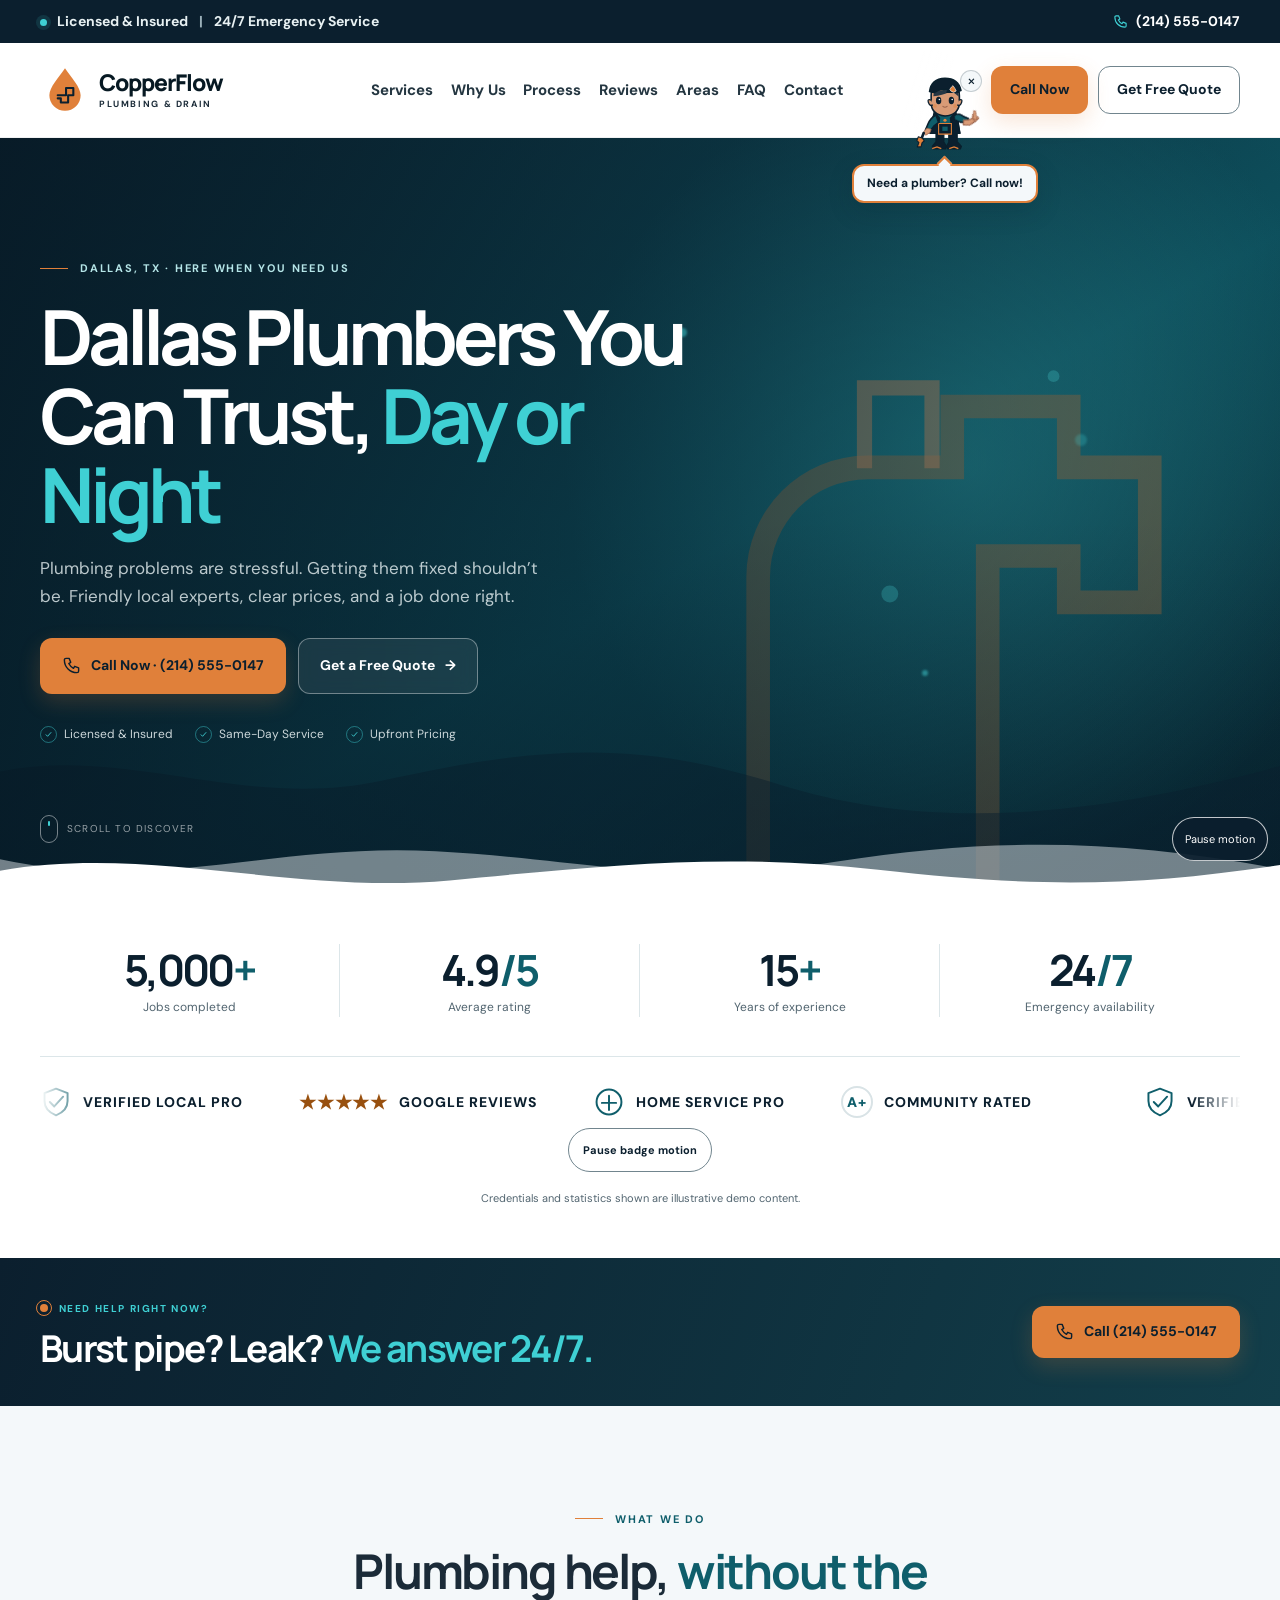
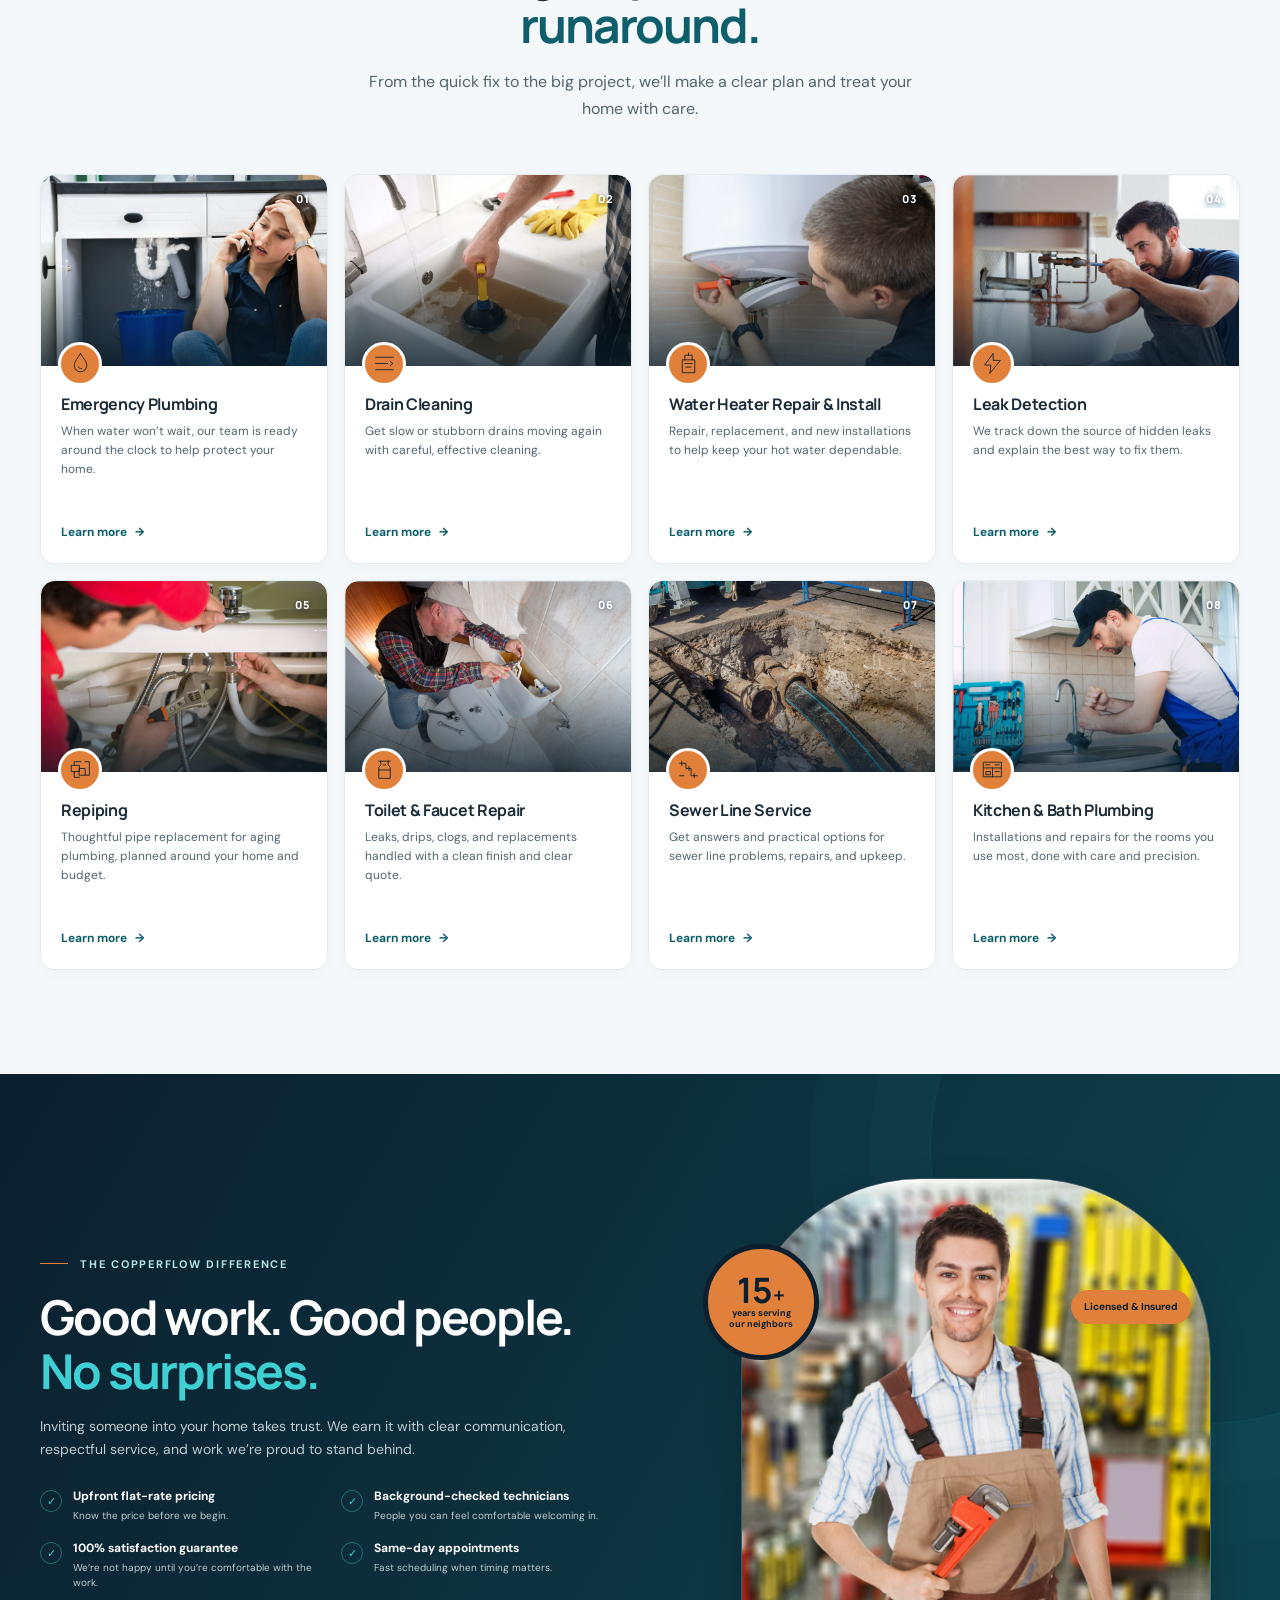
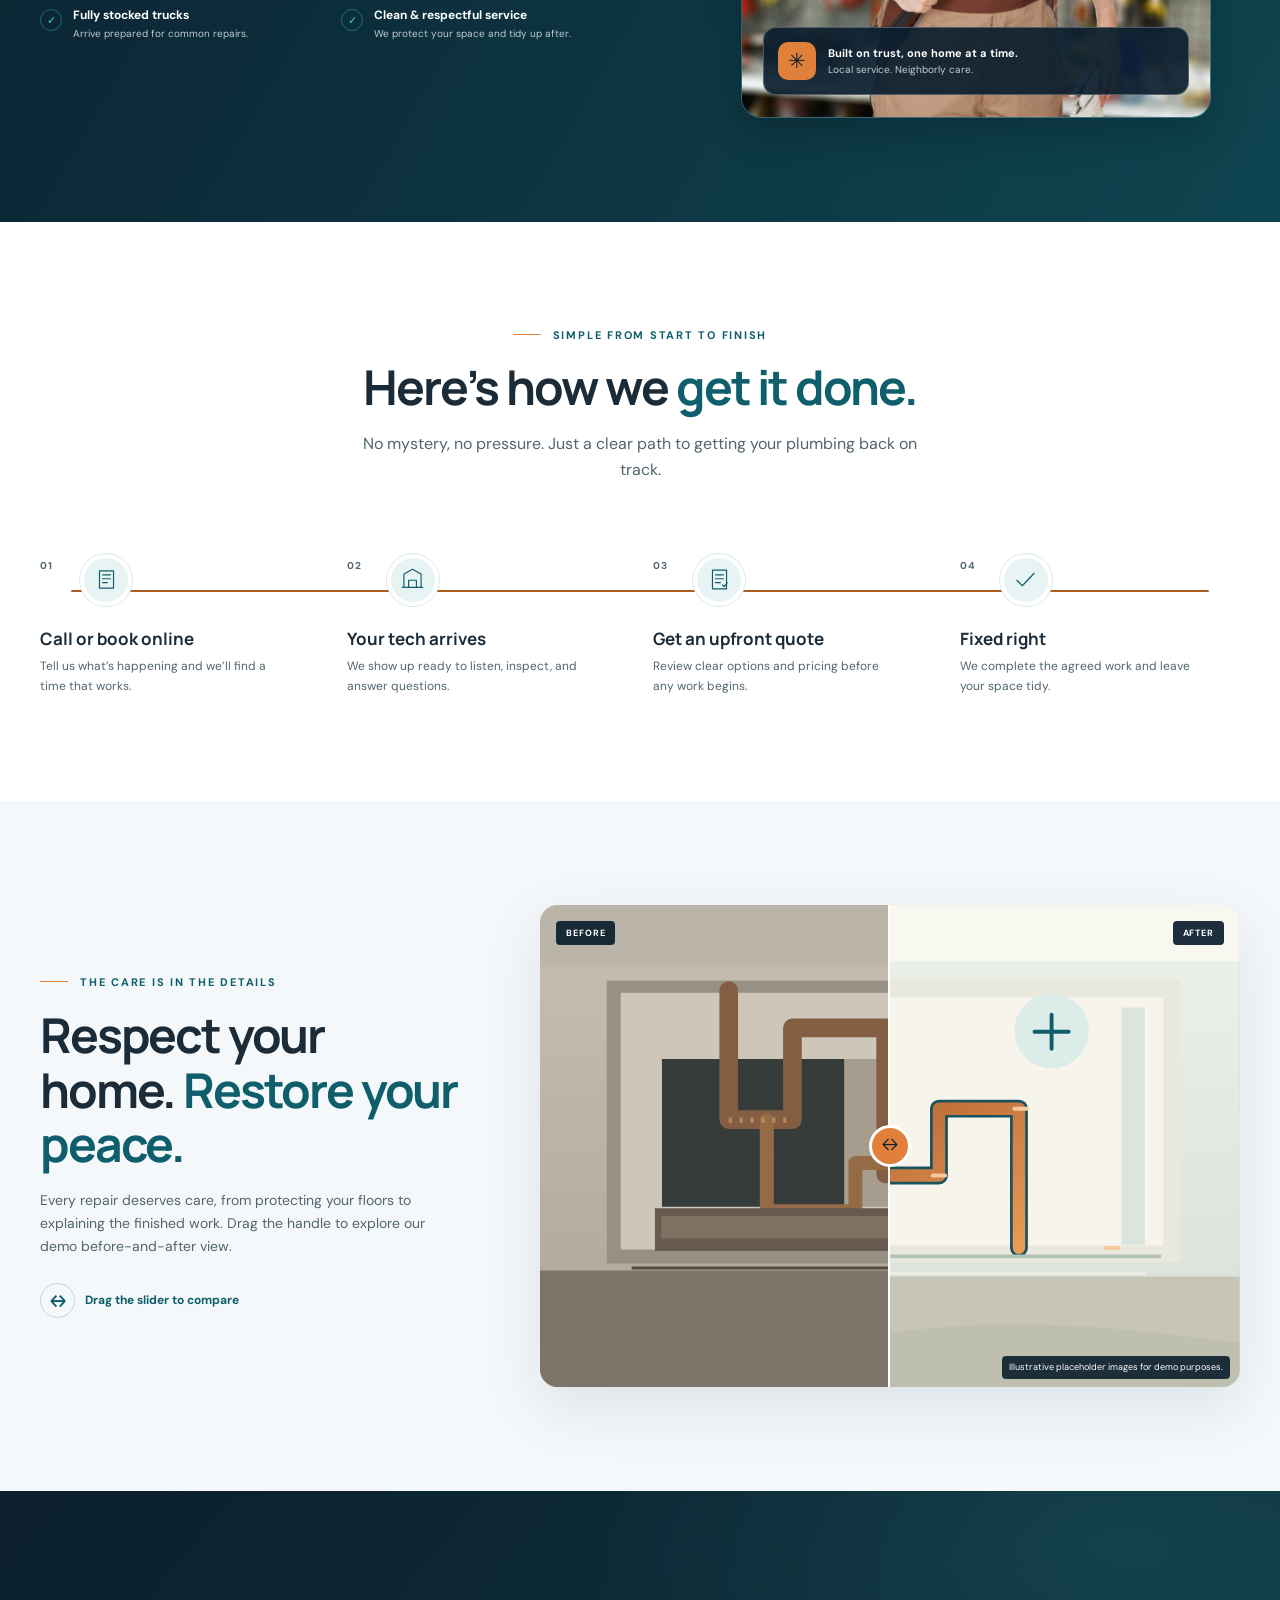
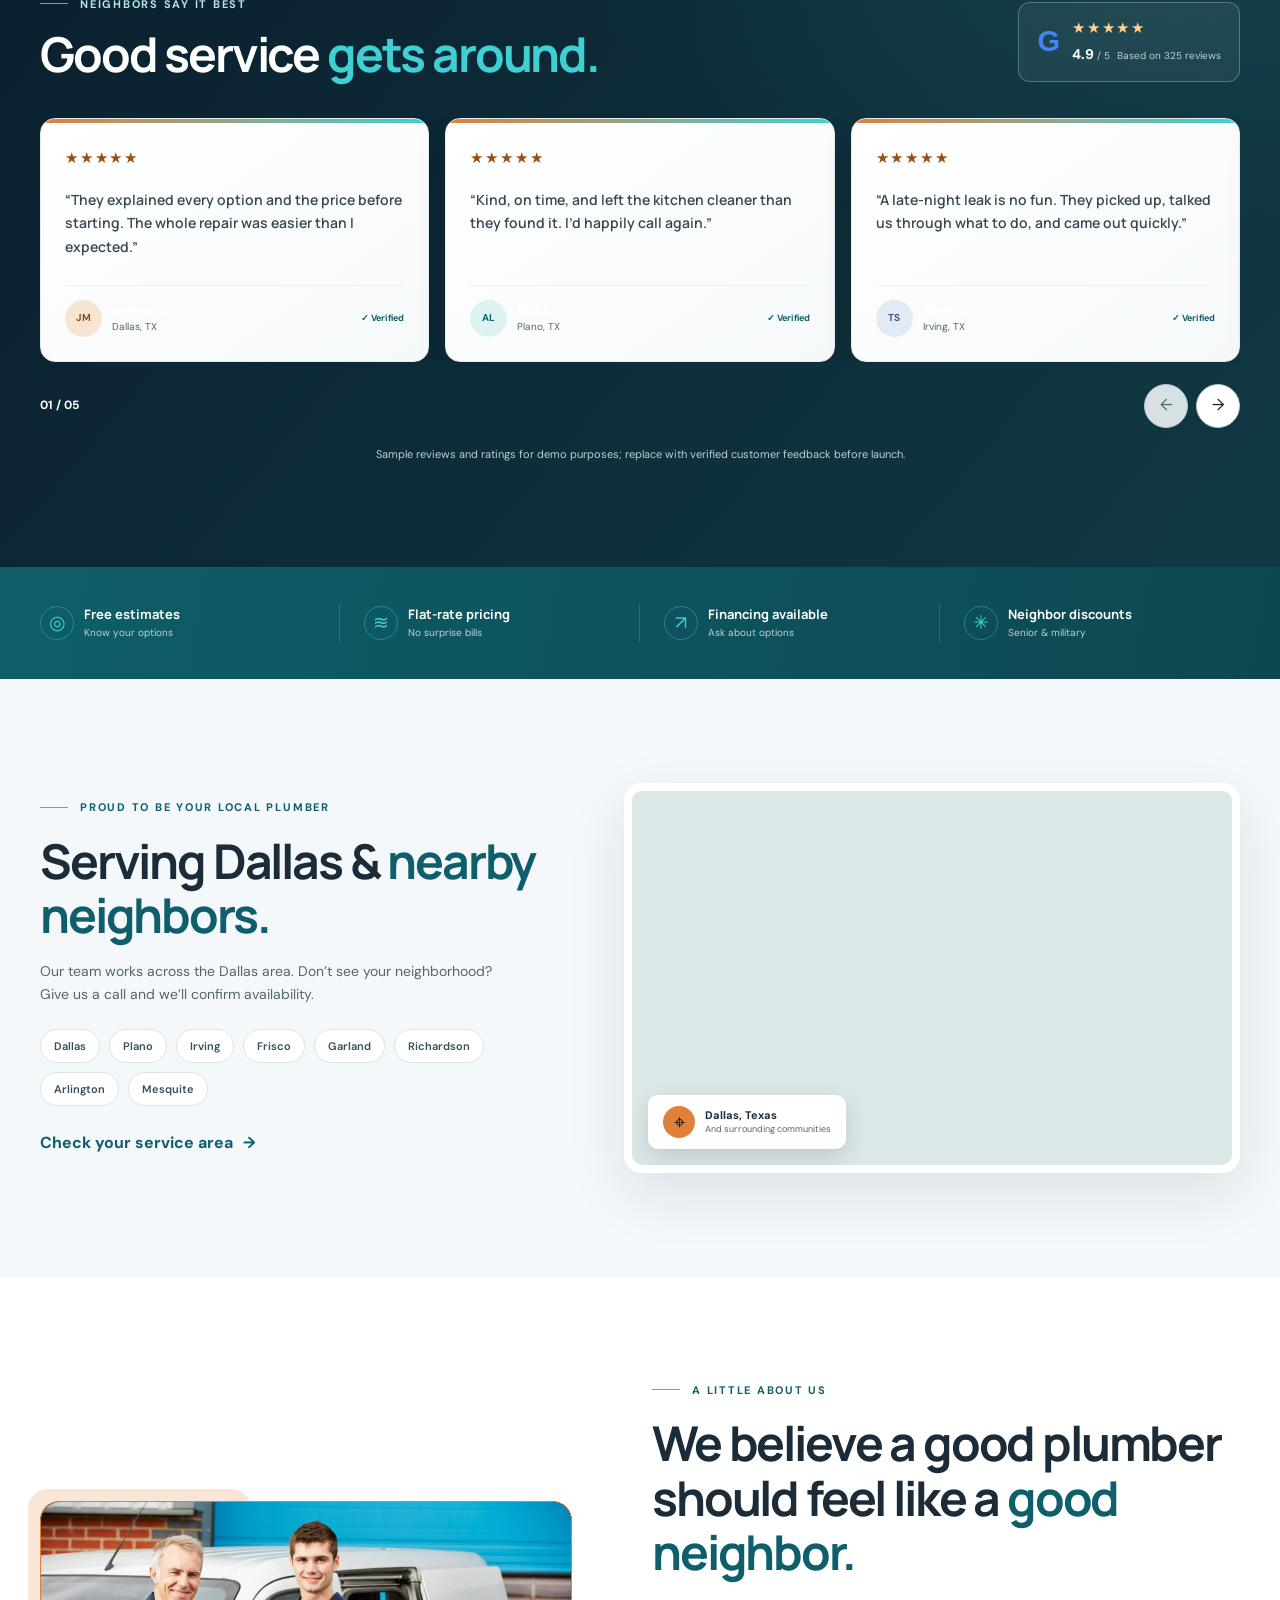
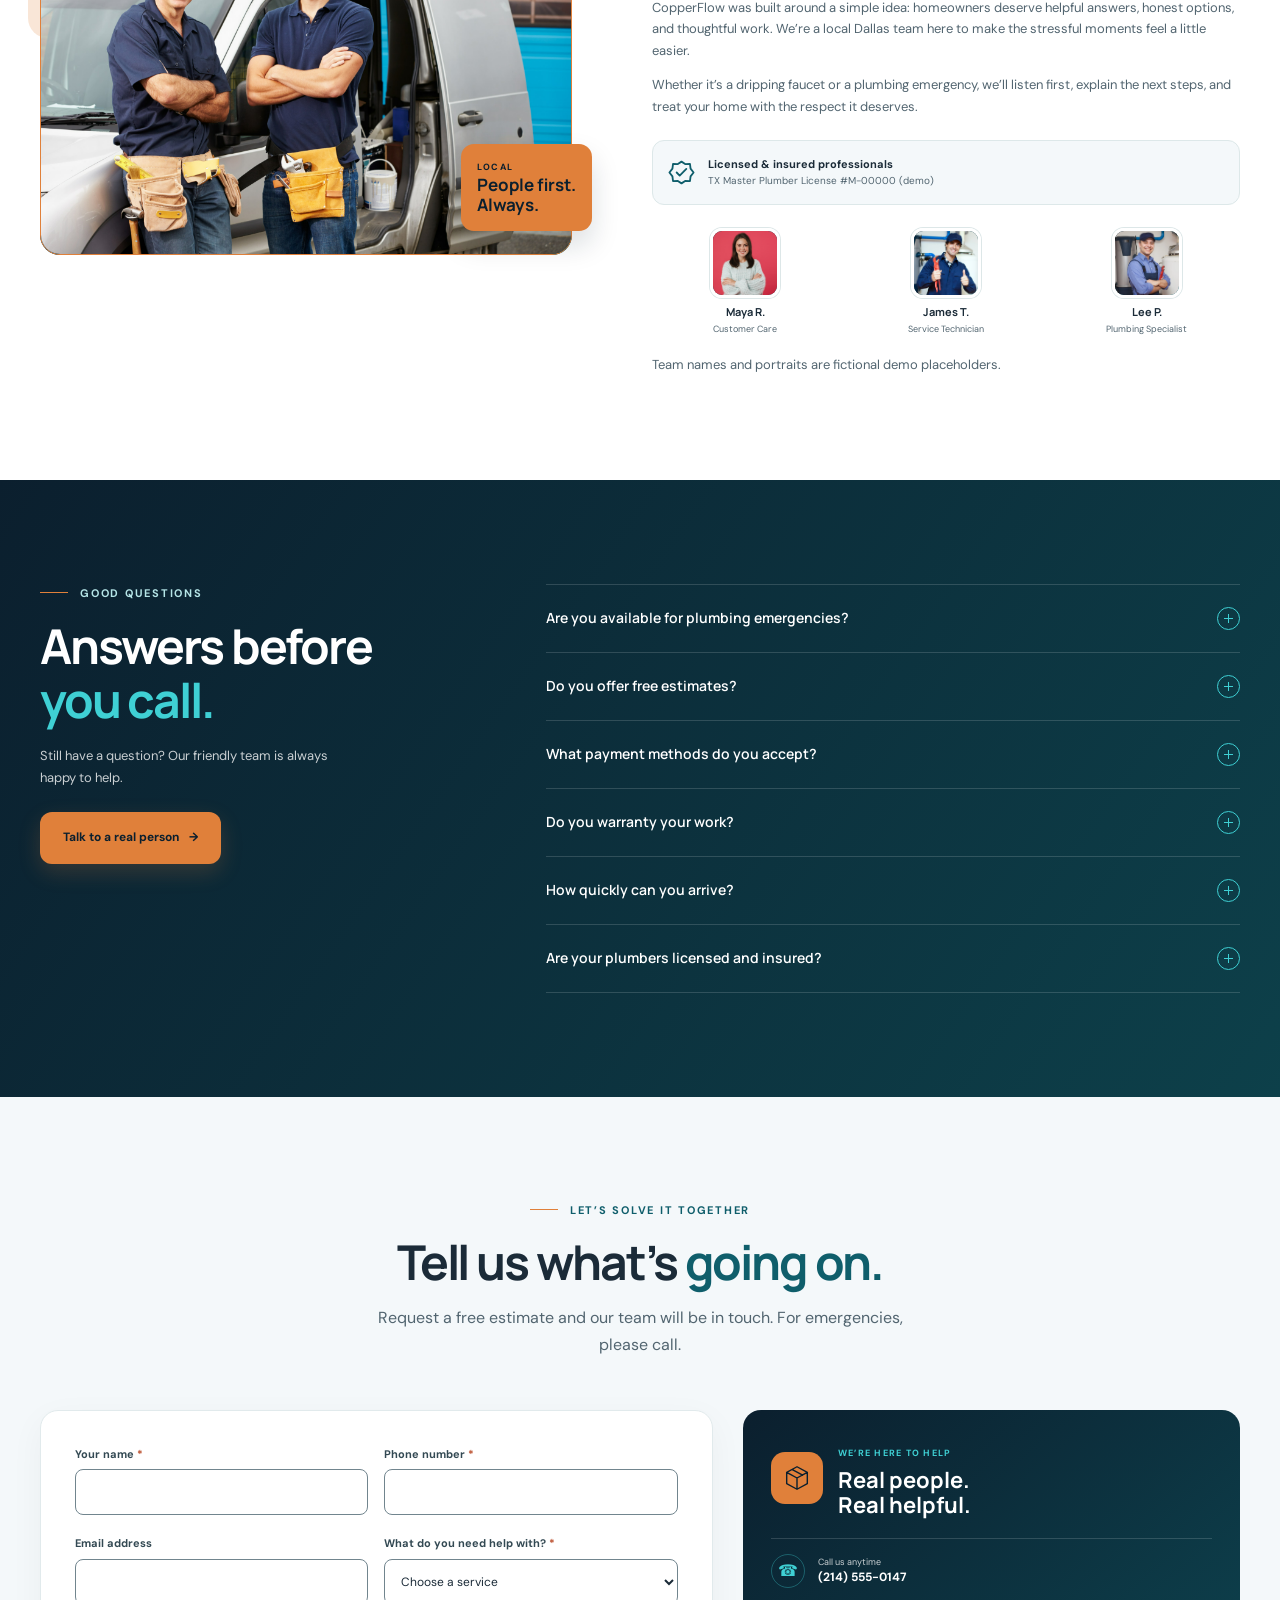
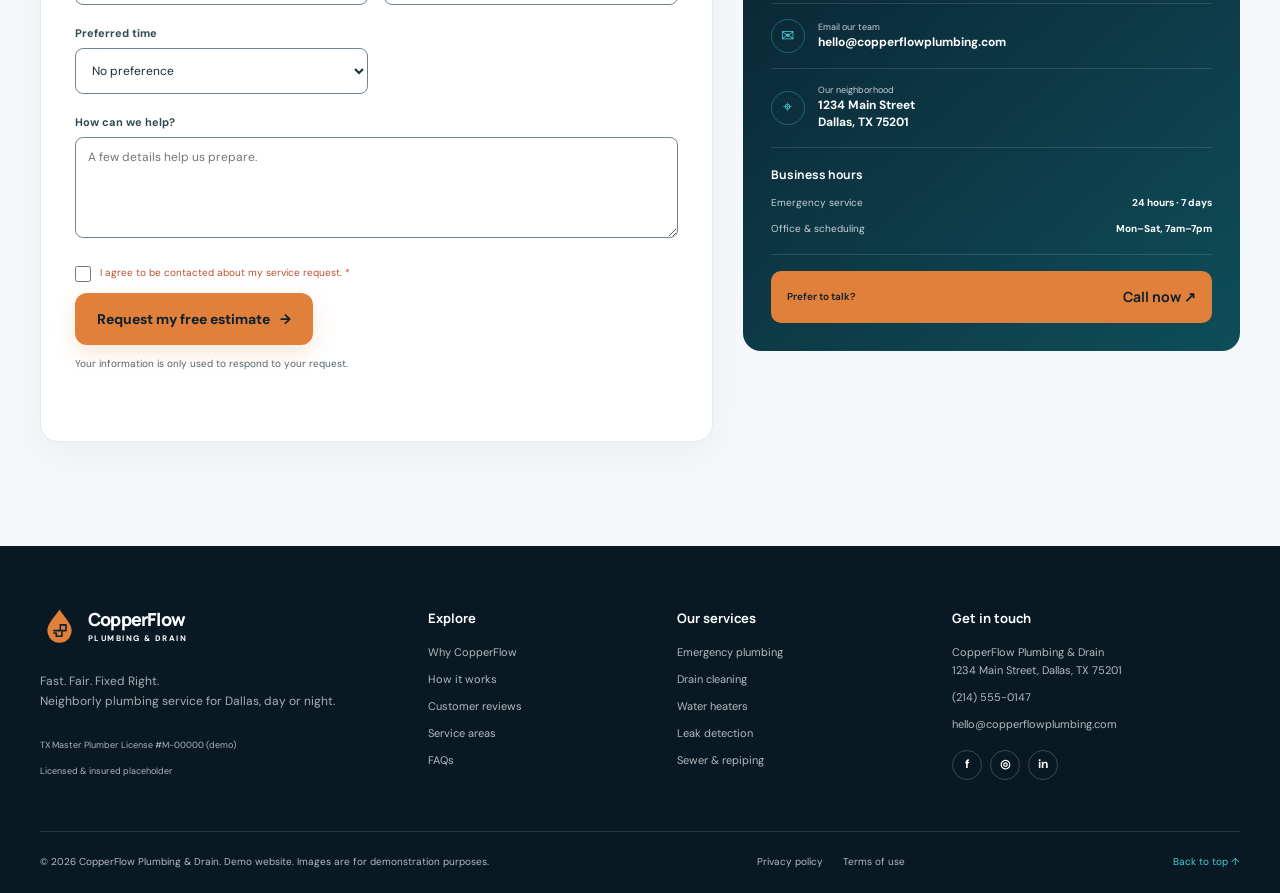
<file: index.html>
<!doctype html>
<html lang="en">
<head>
  <meta charset="utf-8">
  <meta name="viewport" content="width=device-width, initial-scale=1">
  <meta name="theme-color" content="#0B1F2E">
  <title>CopperFlow Plumbing &amp; Drain | Dallas Plumbers You Can Trust</title>
  <meta name="description" content="Need a dependable Dallas plumber? CopperFlow Plumbing &amp; Drain offers friendly, upfront plumbing and drain service, day or night. Call (214) 555-0147.">
  <link rel="canonical" href="https://www.copperflowplumbing.com/">
  <meta property="og:type" content="website">
  <meta property="og:title" content="CopperFlow Plumbing &amp; Drain | Dallas, TX">
  <meta property="og:description" content="Fast. Fair. Fixed Right. Trusted plumbing service in Dallas, day or night.">
  <meta property="og:url" content="https://www.copperflowplumbing.com/">
  <meta property="og:image" content="https://www.copperflowplumbing.com/assets/img/hero-poster.svg">
  <meta name="twitter:card" content="summary_large_image">
  <meta name="twitter:title" content="CopperFlow Plumbing &amp; Drain">
  <meta name="twitter:description" content="Fast. Fair. Fixed Right. Dallas plumbing, day or night.">
  <link rel="icon" href="assets/img/favicon.svg" type="image/svg+xml">
  <link rel="preload" as="image" href="assets/img/hero-poster.svg" fetchpriority="high">
  <link rel="preconnect" href="https://fonts.googleapis.com">
  <link rel="preconnect" href="https://fonts.gstatic.com" crossorigin>
  <link href="https://fonts.googleapis.com/css2?family=DM+Sans:wght@400;500;600;700&family=Manrope:wght@400;500;600;700;800&display=swap" rel="stylesheet" media="print" onload="this.media='all'">
  <noscript><link href="https://fonts.googleapis.com/css2?family=DM+Sans:wght@400;500;600;700&family=Manrope:wght@400;500;600;700;800&display=swap" rel="stylesheet"></noscript>
  <link rel="stylesheet" href="css/styles.css">
  <script type="application/ld+json">
  {
    "@context": "https://schema.org",
    "@type": "Plumber",
    "name": "CopperFlow Plumbing & Drain",
    "url": "https://www.copperflowplumbing.com/",
    "image": "https://www.copperflowplumbing.com/assets/img/hero-poster.svg",
    "telephone": "+1-214-555-0147",
    "email": "hello@copperflowplumbing.com",
    "description": "Demo plumbing and drain service serving Dallas, Texas. Website content and ratings are placeholders.",
    "address": {
      "@type": "PostalAddress",
      "streetAddress": "1234 Main Street",
      "addressLocality": "Dallas",
      "addressRegion": "TX",
      "postalCode": "75201",
      "addressCountry": "US"
    },
    "openingHours": "Mo-Su 00:00-23:59",
    "areaServed": ["Dallas", "Plano", "Irving", "Frisco", "Garland", "Richardson", "Arlington", "Mesquite"],
    "priceRange": "$$",
    "aggregateRating": {
      "@type": "AggregateRating",
      "ratingValue": "4.9",
      "reviewCount": "325",
      "description": "Illustrative demo rating; replace with verified business data."
    },
    "sameAs": [
      "https://www.facebook.com/your-business",
      "https://www.instagram.com/your-business"
    ]
  }
  </script>
  <script src="js/main.js" defer></script>
</head>
<body>
  <a class="skip-link" href="#main">Skip to content</a>
  <!-- EDITABLE BUSINESS INFO: company name, phone, address, hours, and license details are repeated below. -->
  <div class="utility-bar" id="top">
    <div class="container utility-inner">
      <p><span class="status-dot"></span> Licensed &amp; Insured <span class="utility-separator">|</span> 24/7 Emergency Service</p>
      <a href="tel:+12145550147" aria-label="Call CopperFlow at 214-555-0147"><svg viewBox="0 0 24 24" aria-hidden="true"><path d="M5 3h4l2 5-2.5 1.5a15 15 0 0 0 6 6L16 13l5 2v4c0 1.1-.9 2-2 2C10 21 3 14 3 5c0-1.1.9-2 2-2Z"/></svg> (214) 555-0147</a>
    </div>
  </div>

  <header class="site-header" id="site-header">
    <div class="container header-inner">
      <a class="brand" href="#top" aria-label="CopperFlow Plumbing & Drain home">
        <svg class="brand-mark" viewBox="0 0 48 48" aria-hidden="true"><path d="M24 3C18 12 9 21 9 29a15 15 0 0 0 30 0C39 21 30 12 24 3Z"/><path class="brand-pipe" d="M17 29h8v-7h7v7h-5v7h-7v-4h-3"/></svg>
        <span><strong>CopperFlow</strong><small>PLUMBING &amp; DRAIN</small></span>
      </a>
      <button class="menu-toggle" id="menu-toggle" type="button" aria-label="Open navigation menu" aria-controls="primary-nav" aria-expanded="false">
        <span></span><span></span><span></span>
      </button>
      <div class="menu-backdrop" id="menu-backdrop" aria-hidden="true"></div>
      <nav class="primary-nav" id="primary-nav" aria-label="Main navigation">
        <a href="#services">Services</a><a href="#why-us">Why Us</a><a href="#process">Process</a><a href="#reviews">Reviews</a><a href="#areas">Areas</a><a href="#faq">FAQ</a><a href="#contact">Contact</a>
        <div class="mobile-nav-actions"><a class="button button-copper" href="tel:+12145550147">Call Now</a><a class="button button-outline" href="#contact">Get Free Quote</a></div>
      </nav>
      <div class="header-actions">
        <a class="button button-copper button-small header-call-button" href="tel:+12145550147">Call Now<span class="mascot-call-ring" aria-hidden="true"></span></a>
        <a class="button button-outline button-small" href="#contact">Get Free Quote</a>
      </div>
      <div class="mascot-helper" id="mascot-helper">
        <svg class="mascot-figure" viewBox="0 0 120 154" aria-hidden="true" focusable="false">
          <g id="mascot-legs">
            <path d="M43 105v20l-7 9 2 5h23l2-5-5-8v-21zM67 105v21l-4 8 2 5h24l2-5-8-9v-20z" fill="#0B1F2E" stroke="#09202D" stroke-width="2" stroke-linejoin="round"/>
            <path d="m37 138 8-3 7 3m17 0 8-3 7 3" fill="none" stroke="#E0803A" stroke-width="2.5" stroke-linecap="round"/>
          </g>
          <g id="mascot-body">
            <path d="M40 69q20-13 40 0l8 40H32z" fill="#0F5E6B" stroke="#0B1F2E" stroke-width="3" stroke-linejoin="round"/>
            <path d="m42 71 8 10-4 29H32l4-29zm36 0-8 10 4 29h14l-4-29z" fill="#0B1F2E" stroke="#09202D" stroke-width="2" stroke-linejoin="round"/>
            <path d="M48 91h24v20H48z" fill="#0B1F2E" stroke="#E0803A" stroke-width="2"/>
            <path d="M55 97h10v8H55z" fill="#0F5E6B"/>
            <circle cx="60" cy="85" r="3" fill="#E0803A"/>
          </g>
          <g id="mascot-arm-left-wrench" transform-box="fill-box" transform-origin="18px 78px">
            <path d="M43 75q-10 5-15 17l-5 12 7 4 9-12 9-7z" fill="#0F5E6B" stroke="#0B1F2E" stroke-width="3" stroke-linejoin="round"/>
            <path d="m26 100-7 8 5 5 8-5 2-6z" fill="#D99B76" stroke="#9D654D" stroke-width="1.5" stroke-linejoin="round"/>
            <g class="mascot-wrench">
              <path d="m20 109-9 23" stroke="#0B1F2E" stroke-width="5" stroke-linecap="round"/>
              <path d="m8 135 3-8-4-4 3-7 8 3 3 5-4 3-2 8z" fill="#E0803A" stroke="#0B1F2E" stroke-width="2" stroke-linejoin="round"/>
            </g>
          </g>
          <g id="mascot-arm-right" transform-box="view-box" transform-origin="83px 76px">
            <path d="M78 74q11 0 14 12l5 8-7 5-9-8-7-10z" fill="#0F5E6B" stroke="#0B1F2E" stroke-width="3" stroke-linejoin="round"/>
            <g id="mascot-forearm-right" transform-box="view-box" transform-origin="91px 91px">
              <path d="m88 91 8 8 8 2-2 8-13-3-8-9z" fill="#D99B76" stroke="#9D654D" stroke-width="2" stroke-linejoin="round"/>
              <path d="m101 101 7-5 2 3-5 6 6 1-1 4-9-1z" fill="#D99B76" stroke="#9D654D" stroke-width="1.5" stroke-linejoin="round"/>
              <path id="mascot-point-finger" d="m102 103 12-10 2 3-10 13z" fill="#D99B76" stroke="#9D654D" stroke-width="1.5" stroke-linejoin="round"/>
            </g>
          </g>
          <g id="mascot-head">
            <path d="M34 38q0-26 26-28 27 1 27 29v15q-2 21-27 23-25-3-26-23z" fill="#D99B76" stroke="#0B1F2E" stroke-width="3"/>
            <path d="M34 47q-8-3-5 5 2 7 8 4m49-9q8-3 5 5-2 7-8 4" fill="#D99B76" stroke="#0B1F2E" stroke-width="2.5"/>
            <path d="M38 40q1-18 17-21-5 9-12 12 19-1 33-12 9 7 10 22-9-9-17-10-14 8-31 9z" fill="#263643"/>
            <path d="M31 31q3-24 29-25 25 0 30 23l-11 3q-18-11-40 1z" fill="#0B1F2E" stroke="#09202D" stroke-width="3" stroke-linejoin="round"/>
            <path d="M74 24q9 3 14 10H62q2-9 12-10z" fill="#0B1F2E"/>
            <path d="M69 27q3-5 6-7 4 5 6 10-5 5-10 0z" fill="#E0803A" stroke="#F4F8FA" stroke-width="1.2"/>
            <g id="mascot-eyes">
              <ellipse cx="48" cy="48" rx="5" ry="7" fill="#0B1F2E"/>
              <ellipse cx="72" cy="48" rx="5" ry="7" fill="#0B1F2E"/>
              <circle cx="49.5" cy="46" r="1.5" fill="#F4F8FA"/>
              <circle cx="73.5" cy="46" r="1.5" fill="#F4F8FA"/>
              <path class="mascot-eyelid" d="M42 47q6-7 12 0v5H42zm24 0q6-7 12 0v5H66z" fill="#D99B76"/>
            </g>
            <path d="M56 59q4 3 8 0" fill="none" stroke="#9D654D" stroke-width="2" stroke-linecap="round"/>
            <circle cx="41" cy="58" r="3.5" fill="#E0803A" opacity=".45"/>
            <circle cx="79" cy="58" r="3.5" fill="#E0803A" opacity=".45"/>
          </g>
        </svg>
        <span class="mascot-hit-area" data-mascot-hit aria-hidden="true"></span>
        <a class="mascot-bubble" data-mascot-bubble href="tel:+12145550147" aria-live="polite" aria-atomic="true">Need a plumber? Call now!</a>
        <button class="mascot-close" type="button" aria-label="Hide helper">×</button>
      </div>
    </div>
  </header>

  <main id="main" tabindex="-1">
    <section class="hero" aria-labelledby="hero-title">
      <video class="hero-video" id="hero-video" autoplay muted loop playsinline preload="none" poster="assets/img/hero-poster.svg" aria-hidden="true">
        <source data-src="assets/video/heroSectionVideomp4.mp4" type="video/mp4">
      </video>
      <div class="hero-overlay"></div>
      <div class="hero-orb orb-one"></div><div class="hero-orb orb-two"></div><div class="hero-orb orb-three"></div>
      <div class="container hero-layout">
        <div class="hero-copy">
          <div class="eyebrow eyebrow-light"><span class="eyebrow-line"></span> Dallas, TX · Here when you need us</div>
          <h1 id="hero-title">Dallas Plumbers You Can Trust, <em>Day or Night</em></h1>
          <p>Plumbing problems are stressful. Getting them fixed shouldn’t be. Friendly local experts, clear prices, and a job done right.</p>
          <div class="hero-buttons"><a class="button button-copper" href="tel:+12145550147"><svg viewBox="0 0 24 24" aria-hidden="true"><path d="M5 3h4l2 5-2.5 1.5a15 15 0 0 0 6 6L16 13l5 2v4c0 1.1-.9 2-2 2C10 21 3 14 3 5c0-1.1.9-2 2-2Z"/></svg> Call Now · (214) 555-0147</a><a class="button button-glass" href="#contact">Get a Free Quote <span aria-hidden="true">→</span></a></div>
          <div class="hero-trust"><span><svg viewBox="0 0 20 20" aria-hidden="true"><path d="m4 10 4 4 8-9"/></svg> Licensed &amp; Insured</span><span><svg viewBox="0 0 20 20" aria-hidden="true"><path d="m4 10 4 4 8-9"/></svg> Same-Day Service</span><span><svg viewBox="0 0 20 20" aria-hidden="true"><path d="m4 10 4 4 8-9"/></svg> Upfront Pricing</span></div>
        </div>
      </div>
      <div class="hero-bottom-note"><span class="scroll-cue"></span> Scroll to discover</div>
      <button class="hero-motion-toggle" type="button" data-motion-toggle aria-pressed="false">Pause motion</button>
      <svg class="wave-divider" viewBox="0 0 1440 105" preserveAspectRatio="none" aria-hidden="true"><path class="wave-back" d="M0 56c180 42 310-21 490-10s265 45 450 13 330-26 500 9v37H0Z"/><path class="wave-front" d="M0 70c170-32 331 30 506 12s307-35 482-13 292 21 452-6v42H0Z"/></svg>
    </section>

    <section class="trust-section section-pad" aria-label="Our track record">
      <div class="container">
        <div class="stats-grid">
          <div class="stat"><strong><span class="counter" data-target="5000">5,000</span><span>+</span></strong><small>Jobs completed</small></div>
          <div class="stat"><strong><span class="counter" data-target="49" data-decimals="1">4.9</span><span>/5</span></strong><small>Average rating</small></div>
          <div class="stat"><strong><span class="counter" data-target="15">15</span><span>+</span></strong><small>Years of experience</small></div>
          <div class="stat"><strong><span>24</span><span>/7</span></strong><small>Emergency availability</small></div>
        </div>
        <div class="credential-marquee" role="region" aria-label="Trusted and reviewed on popular platforms">
          <div class="marquee-track" id="credential-track" role="list" aria-live="off">
            <span class="credential" role="listitem"><svg viewBox="0 0 36 36" aria-hidden="true"><path d="M18 3 31 8v9c0 8-5 13-13 16C10 30 5 25 5 17V8z"/><path d="m11 18 5 5 10-11"/></svg> VERIFIED LOCAL PRO</span>
            <span class="credential" role="listitem"><b class="credential-stars" aria-hidden="true">★★★★★</b> GOOGLE REVIEWS</span>
            <span class="credential" role="listitem"><svg viewBox="0 0 36 36" aria-hidden="true"><circle cx="18" cy="18" r="14"/><path d="M10 19h16M18 11v16"/></svg> HOME SERVICE PRO</span>
            <span class="credential" role="listitem"><b class="credential-ang">A+</b> COMMUNITY RATED</span>
            <span class="marquee-repeat" aria-hidden="true">
              <span class="credential"><svg viewBox="0 0 36 36" aria-hidden="true"><path d="M18 3 31 8v9c0 8-5 13-13 16C10 30 5 25 5 17V8z"/><path d="m11 18 5 5 10-11"/></svg> VERIFIED LOCAL PRO</span>
              <span class="credential"><b class="credential-stars" aria-hidden="true">★★★★★</b> GOOGLE REVIEWS</span>
              <span class="credential"><svg viewBox="0 0 36 36" aria-hidden="true"><circle cx="18" cy="18" r="14"/><path d="M10 19h16M18 11v16"/></svg> HOME SERVICE PRO</span>
              <span class="credential"><b class="credential-ang">A+</b> COMMUNITY RATED</span>
            </span>
          </div>
          <button class="marquee-toggle" type="button" aria-controls="credential-track" aria-pressed="false">Pause badge motion</button>
        </div>
        <p class="demo-note">Credentials and statistics shown are illustrative demo content.</p>
      </div>
    </section>

    <section class="emergency-strip">
      <div class="container emergency-inner"><div><span class="emergency-label"><span class="pulse-dot"></span> NEED HELP RIGHT NOW?</span><h2>Burst pipe? Leak? <em>We answer 24/7.</em></h2></div><a class="button button-copper emergency-button" href="tel:+12145550147"><svg viewBox="0 0 24 24" aria-hidden="true"><path d="M5 3h4l2 5-2.5 1.5a15 15 0 0 0 6 6L16 13l5 2v4c0 1.1-.9 2-2 2C10 21 3 14 3 5c0-1.1.9-2 2-2Z"/></svg> Call (214) 555-0147</a></div>
    </section>

    <section class="services section-pad" id="services">
      <div class="container">
        <div class="section-heading reveal"><div class="eyebrow"><span class="eyebrow-line"></span> What we do</div><h2>Plumbing help, <em>without the runaround.</em></h2><p>From the quick fix to the big project, we’ll make a clear plan and treat your home with care.</p></div>
        <div class="services-grid stagger">
          <article class="service-card reveal"><span class="service-number" aria-hidden="true">01</span><div class="service-media"><div class="service-image-wrap"><img src="assets/img/EmergencyPlumbing.png" alt="Homeowner dealing with a burst pipe under a sink during a plumbing emergency" loading="lazy" decoding="async" width="800" height="533" onerror="this.hidden = true"></div><div class="service-icon"><svg viewBox="0 0 48 48" aria-hidden="true"><path d="M24 5C19 13 12 20 12 28a12 12 0 0 0 24 0C36 20 29 13 24 5Z"/><path d="M20 30c1 3 3 4 6 4"/></svg></div></div><div class="service-card-content"><h3>Emergency Plumbing</h3><p>When water won’t wait, our team is ready around the clock to help protect your home.</p><a href="#contact" aria-label="Learn more about Emergency Plumbing">Learn more <span>→</span></a></div></article>
          <article class="service-card reveal"><span class="service-number" aria-hidden="true">02</span><div class="service-media"><div class="service-image-wrap"><img src="assets/img/DrainCleaning.png" alt="Plumber clearing a clogged kitchen sink drain with a plunger" loading="lazy" decoding="async" width="800" height="533" onerror="this.hidden = true"></div><div class="service-icon"><svg viewBox="0 0 48 48" aria-hidden="true"><path d="M7 12h34M7 24h23M7 36h34M35 20l5 4-5 4"/></svg></div></div><div class="service-card-content"><h3>Drain Cleaning</h3><p>Get slow or stubborn drains moving again with careful, effective cleaning.</p><a href="#contact" aria-label="Learn more about Drain Cleaning">Learn more <span>→</span></a></div></article>
          <article class="service-card reveal"><span class="service-number" aria-hidden="true">03</span><div class="service-media"><div class="service-image-wrap"><img src="assets/img/HeatingandInstallation.png" alt="Plumber repairing a residential water heater with a screwdriver" loading="lazy" decoding="async" width="800" height="533" onerror="this.hidden = true"></div><div class="service-icon"><svg viewBox="0 0 48 48" aria-hidden="true"><path d="M12 41V17h24v24zM17 17V8h14v9M24 8V4M17 24h14M19 31h10"/></svg></div></div><div class="service-card-content"><h3>Water Heater Repair &amp; Install</h3><p>Repair, replacement, and new installations to help keep your hot water dependable.</p><a href="#contact" aria-label="Learn more about Water Heater Repair and Installation">Learn more <span>→</span></a></div></article>
          <article class="service-card reveal"><span class="service-number" aria-hidden="true">04</span><div class="service-media"><div class="service-image-wrap"><img src="assets/img/LeakDetection.png" alt="Plumber inspecting and repairing a leaking sink drain pipe" loading="lazy" decoding="async" width="800" height="533" onerror="this.hidden = true"></div><div class="service-icon"><svg viewBox="0 0 48 48" aria-hidden="true"><path d="M25 5 9 27h12l-2 16 20-25H26z"/></svg></div></div><div class="service-card-content"><h3>Leak Detection</h3><p>We track down the source of hidden leaks and explain the best way to fix them.</p><a href="#contact" aria-label="Learn more about Leak Detection">Learn more <span>→</span></a></div></article>
          <article class="service-card reveal"><span class="service-number" aria-hidden="true">05</span><div class="service-media"><div class="service-image-wrap"><img src="assets/img/Repiping.png" alt="Plumber working on replacement water supply pipes beneath a sink" loading="lazy" decoding="async" width="800" height="533" onerror="this.hidden = true"></div><div class="service-icon"><svg viewBox="0 0 48 48" aria-hidden="true"><path d="M7 16h15v12H7zM22 22h11v13H22zM33 35h8V9h-8M12 16V9h13M12 28v11h10"/></svg></div></div><div class="service-card-content"><h3>Repiping</h3><p>Thoughtful pipe replacement for aging plumbing, planned around your home and budget.</p><a href="#contact" aria-label="Learn more about Repiping">Learn more <span>→</span></a></div></article>
          <article class="service-card reveal"><span class="service-number" aria-hidden="true">06</span><div class="service-media"><div class="service-image-wrap"><img src="assets/img/toilet.png" alt="Plumber repairing a toilet tank and flush mechanism" loading="lazy" decoding="async" width="800" height="533" onerror="this.hidden = true"></div><div class="service-icon"><svg viewBox="0 0 48 48" aria-hidden="true"><path d="M13 8h22M17 8v7l-4 5v21h22V20l-4-5V8M13 25h22M22 15h4"/></svg></div></div><div class="service-card-content"><h3>Toilet &amp; Faucet Repair</h3><p>Leaks, drips, clogs, and replacements handled with a clean finish and clear quote.</p><a href="#contact" aria-label="Learn more about Toilet and Faucet Repair">Learn more <span>→</span></a></div></article>
          <article class="service-card reveal"><span class="service-number" aria-hidden="true">07</span><div class="service-media"><div class="service-image-wrap"><img src="assets/img/sewerleak.png" alt="Excavated sewer line and damaged pipe exposed for repair" loading="lazy" decoding="async" width="800" height="533" onerror="this.hidden = true"></div><div class="service-icon"><svg viewBox="0 0 48 48" aria-hidden="true"><path d="M7 12h12v10h10v14h12M7 36h8M11 8v8M35 32v8M25 18v8"/></svg></div></div><div class="service-card-content"><h3>Sewer Line Service</h3><p>Get answers and practical options for sewer line problems, repairs, and upkeep.</p><a href="#contact" aria-label="Learn more about Sewer Line Service">Learn more <span>→</span></a></div></article>
          <article class="service-card reveal"><span class="service-number" aria-hidden="true">08</span><div class="service-media"><div class="service-image-wrap"><img src="assets/img/kitchenandbath.png" alt="Plumber unclogging a kitchen sink as part of kitchen plumbing service" loading="lazy" decoding="async" width="800" height="533" onerror="this.hidden = true"></div><div class="service-icon"><svg viewBox="0 0 48 48" aria-hidden="true"><path d="M7 10h34v28H7zM7 21h34M24 21v17M11 15h8M29 15h8M12 28h8v6h-8zM29 28h8"/></svg></div></div><div class="service-card-content"><h3>Kitchen &amp; Bath Plumbing</h3><p>Installations and repairs for the rooms you use most, done with care and precision.</p><a href="#contact" aria-label="Learn more about Kitchen and Bath Plumbing">Learn more <span>→</span></a></div></article>
        </div>
      </div>
    </section>

    <section class="why-section section-pad" id="why-us">
      <div class="container why-layout">
        <div class="why-content reveal">
          <div class="eyebrow eyebrow-light"><span class="eyebrow-line"></span> The CopperFlow difference</div><h2>Good work. Good people. <em>No surprises.</em></h2>
          <p class="why-intro">Inviting someone into your home takes trust. We earn it with clear communication, respectful service, and work we’re proud to stand behind.</p>
          <div class="feature-list">
            <div class="feature"><span class="feature-check">✓</span><div><h3>Upfront flat-rate pricing</h3><p>Know the price before we begin.</p></div></div>
            <div class="feature"><span class="feature-check">✓</span><div><h3>Background-checked technicians</h3><p>People you can feel comfortable welcoming in.</p></div></div>
            <div class="feature"><span class="feature-check">✓</span><div><h3>100% satisfaction guarantee</h3><p>We’re not happy until you’re comfortable with the work.</p></div></div>
            <div class="feature"><span class="feature-check">✓</span><div><h3>Same-day appointments</h3><p>Fast scheduling when timing matters.</p></div></div>
            <div class="feature"><span class="feature-check">✓</span><div><h3>Fully stocked trucks</h3><p>Arrive prepared for common repairs.</p></div></div>
            <div class="feature"><span class="feature-check">✓</span><div><h3>Clean &amp; respectful service</h3><p>We protect your space and tidy up after.</p></div></div>
          </div>
        </div>
        <div class="why-visual reveal">
          <div class="why-image-wrap"><img src="assets/img/whyUsPhoto.png" alt="Plumber holding a pipe wrench in a plumbing supply showroom" width="871" height="577" loading="lazy" decoding="async" onerror="this.style.visibility = 'hidden'"></div>
          <span class="why-image-badge">Licensed &amp; Insured</span>
          <div class="image-caption"><span class="caption-icon">✳</span><div><strong>Built on trust, one home at a time.</strong><small>Local service. Neighborly care.</small></div></div>
          <div class="experience-stamp"><strong>15<span>+</span></strong><small>years serving<br>our neighbors</small></div>
        </div>
      </div>
    </section>

    <section class="process section-pad" id="process">
      <div class="container">
        <div class="section-heading reveal"><div class="eyebrow"><span class="eyebrow-line"></span> Simple from start to finish</div><h2>Here’s how we <em>get it done.</em></h2><p>No mystery, no pressure. Just a clear path to getting your plumbing back on track.</p></div>
        <div class="process-track" id="process-track">
          <svg class="pipe-line" viewBox="0 0 1100 90" preserveAspectRatio="none" aria-hidden="true"><path class="pipe-base" d="M30 45H1070"/><path class="pipe-progress" d="M30 45H1070"/></svg>
          <div class="steps-grid stagger">
            <article class="step reveal"><span class="step-number">01</span><span class="step-icon"><svg viewBox="0 0 32 32" aria-hidden="true"><path d="M7 5h18v22H7zM11 10h10M11 15h10M11 20h6"/></svg></span><h3>Call or book online</h3><p>Tell us what’s happening and we’ll find a time that works.</p></article>
            <article class="step reveal"><span class="step-number">02</span><span class="step-icon"><svg viewBox="0 0 32 32" aria-hidden="true"><path d="M5 26V9l11-6 11 6v17M11 26v-9h10v9M3 26h26"/></svg></span><h3>Your tech arrives</h3><p>We show up ready to listen, inspect, and answer questions.</p></article>
            <article class="step reveal"><span class="step-number">03</span><span class="step-icon"><svg viewBox="0 0 32 32" aria-hidden="true"><path d="M7 4h18v24H7zM11 10h10M11 15h10M11 20h6M20 23l2 2 4-5"/></svg></span><h3>Get an upfront quote</h3><p>Review clear options and pricing before any work begins.</p></article>
            <article class="step reveal"><span class="step-number">04</span><span class="step-icon"><svg viewBox="0 0 32 32" aria-hidden="true"><path d="m5 17 7 7L27 8"/></svg></span><h3>Fixed right</h3><p>We complete the agreed work and leave your space tidy.</p></article>
          </div>
        </div>
      </div>
    </section>

    <section class="gallery-section section-pad" id="gallery">
      <div class="container gallery-layout">
        <div class="gallery-copy reveal"><div class="eyebrow"><span class="eyebrow-line"></span> The care is in the details</div><h2>Respect your home. <em>Restore your peace.</em></h2><p>Every repair deserves care, from protecting your floors to explaining the finished work. Drag the handle to explore our demo before-and-after view.</p><div class="gallery-caption"><span class="gallery-caption-mark">↔</span> Drag the slider to compare</div></div>
        <div class="compare reveal" data-compare aria-label="Before and after plumbing repair comparison">
          <img class="compare-after" src="assets/img/after.svg" alt="Neatly finished copper plumbing installation after service" width="900" height="620" loading="lazy">
          <div class="compare-before-wrap"><img src="assets/img/before.svg" alt="Plumbing area before repair, shown for comparison" width="900" height="620" loading="lazy"></div>
          <span class="compare-label label-before">BEFORE</span><span class="compare-label label-after">AFTER</span>
          <div class="compare-handle" aria-hidden="true"><span>↔</span></div>
          <input class="compare-range" type="range" min="0" max="100" value="50" aria-label="Drag to compare before and after images">
          <p class="image-demo-disclaimer">Illustrative placeholder images for demo purposes.</p>
        </div>
      </div>
    </section>

    <section class="reviews section-pad" id="reviews">
      <div class="container">
        <div class="review-heading reveal"><div><div class="eyebrow"><span class="eyebrow-line"></span> Neighbors say it best</div><h2>Good service <em>gets around.</em></h2></div><div class="rating-summary"><span class="google-g" aria-hidden="true">G</span><div><div class="rating-stars" role="img" aria-label="Rated 5 out of 5 stars">★★★★★</div><strong>4.9 <small>/ 5</small></strong><span>Based on 325 reviews</span></div></div></div>
        <div class="review-carousel reveal" aria-roledescription="carousel" aria-label="Customer reviews">
          <div class="review-window"><div class="review-track" id="review-track">
            <article class="review-card"><div class="rating-stars" role="img" aria-label="Rated 5 out of 5 stars">★★★★★</div><blockquote>“They explained every option and the price before starting. The whole repair was easier than I expected.”</blockquote><div class="review-author"><span class="review-avatar" aria-hidden="true">JM</span><span><strong>Jordan M.</strong><small>Dallas, TX</small></span><span class="verified-badge">✓ Verified</span></div></article>
            <article class="review-card"><div class="rating-stars" role="img" aria-label="Rated 5 out of 5 stars">★★★★★</div><blockquote>“Kind, on time, and left the kitchen cleaner than they found it. I’d happily call again.”</blockquote><div class="review-author"><span class="review-avatar avatar-aqua" aria-hidden="true">AL</span><span><strong>Alex L.</strong><small>Plano, TX</small></span><span class="verified-badge">✓ Verified</span></div></article>
            <article class="review-card"><div class="rating-stars" role="img" aria-label="Rated 5 out of 5 stars">★★★★★</div><blockquote>“A late-night leak is no fun. They picked up, talked us through what to do, and came out quickly.”</blockquote><div class="review-author"><span class="review-avatar avatar-blue" aria-hidden="true">TS</span><span><strong>Taylor S.</strong><small>Irving, TX</small></span><span class="verified-badge">✓ Verified</span></div></article>
            <article class="review-card"><div class="rating-stars" role="img" aria-label="Rated 5 out of 5 stars">★★★★★</div><blockquote>“Clear quote, professional work, and no pressure. Exactly the kind of local business you hope to find.”</blockquote><div class="review-author"><span class="review-avatar avatar-gold" aria-hidden="true">RC</span><span><strong>Riley C.</strong><small>Frisco, TX</small></span><span class="verified-badge">✓ Verified</span></div></article>
            <article class="review-card"><div class="rating-stars" role="img" aria-label="Rated 5 out of 5 stars">★★★★★</div><blockquote>“They got our water heater sorted out and made sure we understood how everything worked.”</blockquote><div class="review-author"><span class="review-avatar avatar-rose" aria-hidden="true">DK</span><span><strong>Drew K.</strong><small>Richardson, TX</small></span><span class="verified-badge">✓ Verified</span></div></article>
          </div></div>
          <div class="carousel-controls"><span class="carousel-position" id="carousel-position" role="status" aria-live="polite" aria-atomic="true">01 / 05</span><div><button class="carousel-button" type="button" data-review-prev aria-label="Previous review">←</button><button class="carousel-button" type="button" data-review-next aria-label="Next review">→</button></div></div>
        </div>
        <p class="demo-note">Sample reviews and ratings for demo purposes; replace with verified customer feedback before launch.</p>
      </div>
    </section>

    <section class="promise-strip" aria-label="Our service promises"><div class="container promise-grid"><div><span class="promise-icon">◎</span><strong>Free estimates</strong><small>Know your options</small></div><div><span class="promise-icon">≋</span><strong>Flat-rate pricing</strong><small>No surprise bills</small></div><div><span class="promise-icon">↗</span><strong>Financing available</strong><small>Ask about options</small></div><div><span class="promise-icon">✳</span><strong>Neighbor discounts</strong><small>Senior &amp; military</small></div></div></section>

    <section class="areas section-pad" id="areas">
      <div class="container areas-layout">
        <div class="areas-copy reveal"><div class="eyebrow"><span class="eyebrow-line"></span> Proud to be your local plumber</div><h2>Serving Dallas &amp; <em>nearby neighbors.</em></h2><p>Our team works across the Dallas area. Don’t see your neighborhood? Give us a call and we’ll confirm availability.</p><div class="area-pills"><span>Dallas</span><span>Plano</span><span>Irving</span><span>Frisco</span><span>Garland</span><span>Richardson</span><span>Arlington</span><span>Mesquite</span></div><a class="text-link" href="tel:+12145550147">Check your service area <span>→</span></a></div>
        <div class="map-frame reveal"><iframe title="Map showing the Dallas, Texas service area" src="https://maps.google.com/maps?q=Dallas%2C%20TX&t=&z=10&ie=UTF8&iwloc=&output=embed" loading="lazy" referrerpolicy="no-referrer-when-downgrade"></iframe><div class="map-tag"><span class="map-pin">⌖</span><span><strong>Dallas, Texas</strong><small>And surrounding communities</small></span></div></div>
      </div>
    </section>

    <section class="about section-pad" id="about">
      <div class="container about-layout">
        <div class="about-image reveal"><img src="assets/img/AboutUsPhoto.png" alt="Our plumbing team standing in front of their service van" width="870" height="580" loading="lazy" decoding="async" onerror="this.style.visibility = 'hidden'"><div class="about-image-badge"><span>LOCAL</span><strong>People first.<br>Always.</strong></div></div>
        <div class="about-copy reveal"><div class="eyebrow"><span class="eyebrow-line"></span> A little about us</div><h2>We believe a good plumber should feel like a <em>good neighbor.</em></h2><p>CopperFlow was built around a simple idea: homeowners deserve helpful answers, honest options, and thoughtful work. We’re a local Dallas team here to make the stressful moments feel a little easier.</p><p>Whether it’s a dripping faucet or a plumbing emergency, we’ll listen first, explain the next steps, and treat your home with the respect it deserves.</p><div class="license-note"><svg viewBox="0 0 24 24" aria-hidden="true"><path d="m12 3 3 2 4-.2.5 4 2.5 3.2-2.5 3.2-.5 4-4-.2-3 2-3-2-4 .2-.5-4L2 12l2.5-3.2.5-4 4 .2zM8 12l2.5 2.5L16 9"/></svg><span><strong>Licensed &amp; insured professionals</strong><small>TX Master Plumber License #M-00000 (demo)</small></span></div>
          <div class="team-cards">
            <article><div class="team-card-photo"><img src="assets/img/customercare.png" alt="Customer care team member smiling for a portrait" width="576" height="577" loading="lazy" decoding="async" onerror="this.style.visibility = 'hidden'"></div><h3>Maya R.</h3><small>Customer Care</small></article>
            <article><div class="team-card-photo"><img src="assets/img/service%20technician.png" alt="Service technician in uniform holding plumbing tools" width="580" height="582" loading="lazy" decoding="async" onerror="this.style.visibility = 'hidden'"></div><h3>James T.</h3><small>Service Technician</small></article>
            <article><div class="team-card-photo"><img src="assets/img/servicespecialist.png" alt="Plumbing specialist standing beside water-heating equipment" width="577" height="575" loading="lazy" decoding="async" onerror="this.style.visibility = 'hidden'"></div><h3>Lee P.</h3><small>Plumbing Specialist</small></article>
          </div>
          <p class="demo-note">Team names and portraits are fictional demo placeholders.</p>
        </div>
      </div>
    </section>

    <section class="faq section-pad" id="faq">
      <div class="container faq-layout">
        <div class="faq-heading reveal"><div class="eyebrow eyebrow-light"><span class="eyebrow-line"></span> Good questions</div><h2>Answers before <em>you call.</em></h2><p>Still have a question? Our friendly team is always happy to help.</p><a class="button button-copper" href="tel:+12145550147">Talk to a real person <span>→</span></a></div>
        <div class="faq-list reveal">
          <div class="faq-item"><h3><button class="faq-question" id="faq-q1" type="button" aria-expanded="false" aria-controls="faq-a1">Are you available for plumbing emergencies?<span aria-hidden="true"></span></button></h3><div class="faq-answer" id="faq-a1" role="region" aria-labelledby="faq-q1" hidden><p>Yes. Our demo business is available 24/7 for urgent plumbing concerns. Call us any time and we’ll talk through what’s happening and next steps.</p></div></div>
          <div class="faq-item"><h3><button class="faq-question" id="faq-q2" type="button" aria-expanded="false" aria-controls="faq-a2">Do you offer free estimates?<span aria-hidden="true"></span></button></h3><div class="faq-answer" id="faq-a2" role="region" aria-labelledby="faq-q2" hidden><p>Yes, estimates are free. We’ll explain the work and pricing before you decide how you’d like to proceed.</p></div></div>
          <div class="faq-item"><h3><button class="faq-question" id="faq-q3" type="button" aria-expanded="false" aria-controls="faq-a3">What payment methods do you accept?<span aria-hidden="true"></span></button></h3><div class="faq-answer" id="faq-a3" role="region" aria-labelledby="faq-q3" hidden><p>Payment options vary by business. Please call us to confirm accepted methods before your appointment. (Replace with your real payment policy.)</p></div></div>
          <div class="faq-item"><h3><button class="faq-question" id="faq-q4" type="button" aria-expanded="false" aria-controls="faq-a4">Do you warranty your work?<span aria-hidden="true"></span></button></h3><div class="faq-answer" id="faq-a4" role="region" aria-labelledby="faq-q4" hidden><p>Warranty terms depend on the service and parts. We’ll explain any applicable coverage in writing with your estimate. Add your actual warranty terms before launch.</p></div></div>
          <div class="faq-item"><h3><button class="faq-question" id="faq-q5" type="button" aria-expanded="false" aria-controls="faq-a5">How quickly can you arrive?<span aria-hidden="true"></span></button></h3><div class="faq-answer" id="faq-a5" role="region" aria-labelledby="faq-q5" hidden><p>Arrival times depend on your location, schedule, and current demand. Call us for the most accurate estimate and same-day availability.</p></div></div>
          <div class="faq-item"><h3><button class="faq-question" id="faq-q6" type="button" aria-expanded="false" aria-controls="faq-a6">Are your plumbers licensed and insured?<span aria-hidden="true"></span></button></h3><div class="faq-answer" id="faq-a6" role="region" aria-labelledby="faq-q6" hidden><p>Yes—licensed and insured is part of our promise. The license number on this demo page is a placeholder and must be replaced with current, verifiable information.</p></div></div>
        </div>
      </div>
    </section>

    <section class="contact section-pad" id="contact">
      <div class="container">
        <div class="section-heading reveal"><div class="eyebrow"><span class="eyebrow-line"></span> Let’s solve it together</div><h2>Tell us what’s <em>going on.</em></h2><p>Request a free estimate and our team will be in touch. For emergencies, please call.</p></div>
        <div class="contact-layout">
          <div class="contact-form-wrap reveal">
            <!-- Replace the Formspree placeholder with the real client's form endpoint before launch. -->
            <form id="quote-form" action="https://formspree.io/f/your-form-id" method="POST" novalidate>
              <div class="form-grid">
                <div class="form-field"><label for="name">Your name <span>*</span></label><input id="name" name="name" autocomplete="name" required aria-describedby="name-error"><small class="field-error" id="name-error"></small></div>
                <div class="form-field"><label for="phone">Phone number <span>*</span></label><input id="phone" name="phone" type="tel" autocomplete="tel" required aria-describedby="phone-error"><small class="field-error" id="phone-error"></small></div>
                <div class="form-field"><label for="email">Email address</label><input id="email" name="email" type="email" autocomplete="email" aria-describedby="email-error"><small class="field-error" id="email-error"></small></div>
                <div class="form-field"><label for="service">What do you need help with? <span>*</span></label><select id="service" name="service" required aria-describedby="service-error"><option value="">Choose a service</option><option>Emergency plumbing</option><option>Drain cleaning</option><option>Water heater</option><option>Leak detection</option><option>Repiping</option><option>Toilet or faucet</option><option>Sewer line</option><option>Kitchen or bathroom</option><option>Other</option></select><small class="field-error" id="service-error"></small></div>
                <div class="form-field"><label for="preferred-time">Preferred time</label><select id="preferred-time" name="preferred-time"><option value="">No preference</option><option>As soon as possible</option><option>Morning (8am–12pm)</option><option>Afternoon (12pm–5pm)</option><option>Evening (5pm–8pm)</option></select></div>
                <div class="form-field form-full"><label for="message">How can we help?</label><textarea id="message" name="message" rows="4" placeholder="A few details help us prepare."></textarea></div>
                <div class="form-field form-full honeypot" aria-hidden="true"><label for="company-website">Leave this field empty</label><input id="company-website" name="_gotcha" tabindex="-1" autocomplete="off"></div>
                <div class="form-field form-full"><label class="consent-label"><input id="consent" name="consent" type="checkbox" required aria-describedby="consent-error"><span>I agree to be contacted about my service request. <span>*</span></span></label><small class="field-error" id="consent-error"></small></div>
              </div>
              <button class="button button-copper submit-button" id="submit-button" type="submit"><span class="submit-label">Request my free estimate</span><span class="submit-loading" hidden>Sending…</span><span aria-hidden="true">→</span></button>
              <p class="form-privacy">Your information is only used to respond to your request.</p>
              <div class="form-status" id="form-status" role="status" aria-live="polite"></div>
            </form>
          </div>
          <aside class="contact-info reveal">
            <div class="contact-info-heading"><span class="contact-icon"><svg viewBox="0 0 32 32" aria-hidden="true"><path d="M16 4 5 10v12l11 6 11-6V10zM5 10l11 6 11-6M16 16v12M11 7l11 6"/></svg></span><div><span>WE’RE HERE TO HELP</span><h3>Real people.<br>Real helpful.</h3></div></div>
            <a class="contact-detail" href="tel:+12145550147"><span class="detail-icon">☎</span><span><small>Call us anytime</small><strong>(214) 555-0147</strong></span></a>
            <a class="contact-detail" href="mailto:hello@copperflowplumbing.com"><span class="detail-icon">✉</span><span><small>Email our team</small><strong>hello@copperflowplumbing.com</strong></span></a>
            <div class="contact-detail"><span class="detail-icon">⌖</span><span><small>Our neighborhood</small><strong>1234 Main Street<br>Dallas, TX 75201</strong></span></div>
            <div class="hours-card"><strong>Business hours</strong><div><span>Emergency service</span><b>24 hours · 7 days</b></div><div><span>Office &amp; scheduling</span><b>Mon–Sat, 7am–7pm</b></div></div>
            <a class="contact-call-card" href="tel:+12145550147"><span>Prefer to talk?</span><strong>Call now <b>↗</b></strong></a>
          </aside>
        </div>
      </div>
    </section>
  </main>

  <footer class="site-footer">
    <div class="container footer-main">
      <div class="footer-brand"><a class="brand brand-light" href="#top"><svg class="brand-mark" viewBox="0 0 48 48" aria-hidden="true"><path d="M24 3C18 12 9 21 9 29a15 15 0 0 0 30 0C39 21 30 12 24 3Z"/><path class="brand-pipe" d="M17 29h8v-7h7v7h-5v7h-7v-4h-3"/></svg><span><strong>CopperFlow</strong><small>PLUMBING &amp; DRAIN</small></span></a><p>Fast. Fair. Fixed Right.<br>Neighborly plumbing service for Dallas, day or night.</p><span class="footer-license">TX Master Plumber License #M-00000 (demo)<br>Licensed &amp; insured placeholder</span></div>
      <div class="footer-column"><h2>Explore</h2><a href="#why-us">Why CopperFlow</a><a href="#process">How it works</a><a href="#reviews">Customer reviews</a><a href="#areas">Service areas</a><a href="#faq">FAQs</a></div>
      <div class="footer-column"><h2>Our services</h2><a href="#services">Emergency plumbing</a><a href="#services">Drain cleaning</a><a href="#services">Water heaters</a><a href="#services">Leak detection</a><a href="#services">Sewer &amp; repiping</a></div>
      <div class="footer-column footer-contact"><h2>Get in touch</h2><p>CopperFlow Plumbing &amp; Drain<br>1234 Main Street, Dallas, TX 75201</p><a href="tel:+12145550147">(214) 555-0147</a><a href="mailto:hello@copperflowplumbing.com">hello@copperflowplumbing.com</a><div class="social-links"><a href="https://www.facebook.com/your-business" aria-label="Facebook placeholder">f</a><a href="https://www.instagram.com/your-business" aria-label="Instagram placeholder">◎</a><a href="https://www.linkedin.com/company/your-business" aria-label="LinkedIn placeholder">in</a></div></div>
    </div>
    <div class="container footer-bottom"><span>© 2026 CopperFlow Plumbing &amp; Drain. Demo website. Images are for demonstration purposes.</span><div><a href="privacy-policy.html">Privacy policy</a><a href="terms.html">Terms of use</a></div><a class="back-top" href="#top">Back to top ↑</a></div>
  </footer>
  <a class="mobile-call-bar" href="tel:+12145550147"><svg viewBox="0 0 24 24" aria-hidden="true"><path d="M5 3h4l2 5-2.5 1.5a15 15 0 0 0 6 6L16 13l5 2v4c0 1.1-.9 2-2 2C10 21 3 14 3 5c0-1.1.9-2 2-2Z"/></svg> Call Now · (214) 555-0147<span class="mascot-call-ring" aria-hidden="true"></span></a>
</body>
</html>
</file>
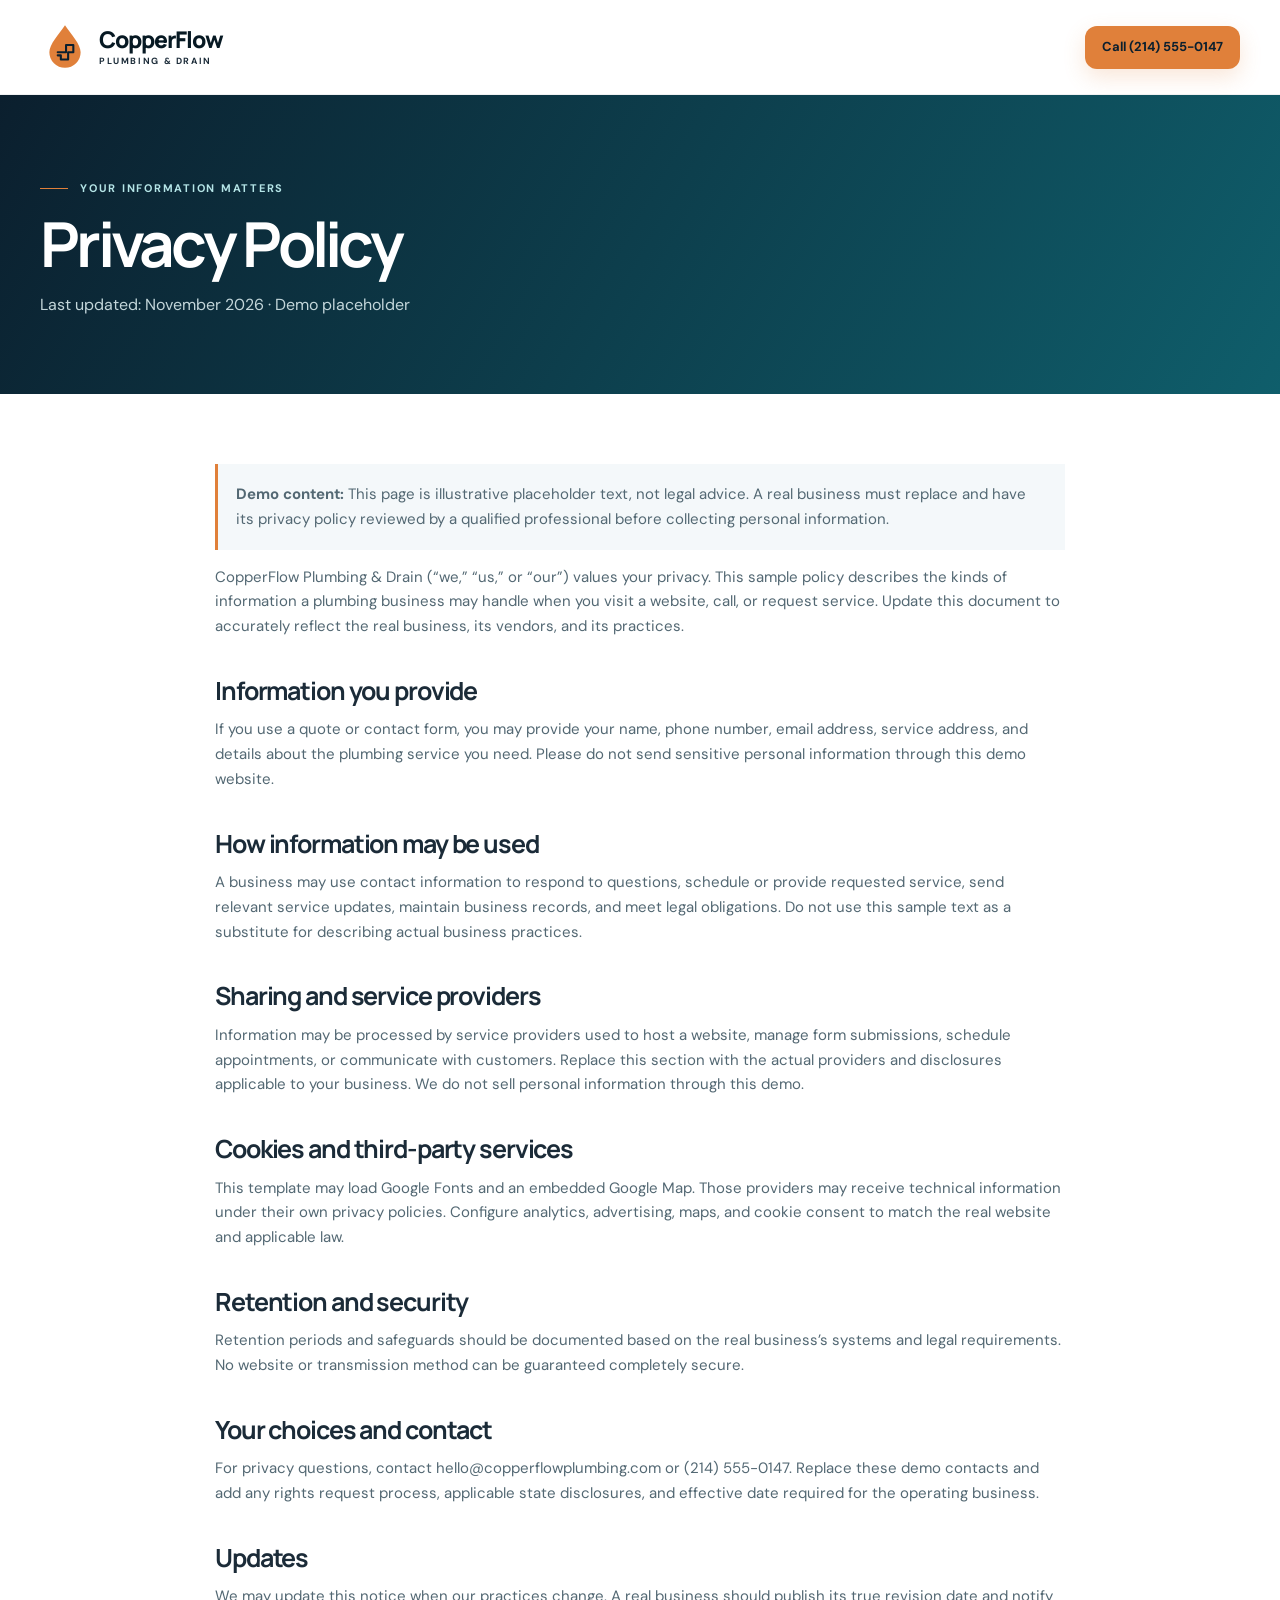
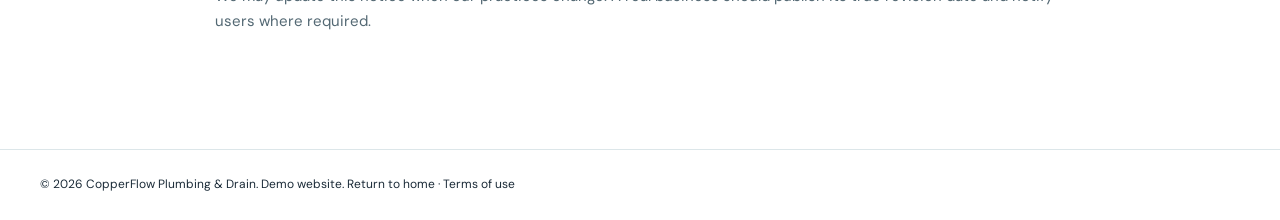
<file: privacy-policy.html>
<!doctype html>
<html lang="en">
<head>
  <meta charset="utf-8">
  <meta name="viewport" content="width=device-width, initial-scale=1">
  <meta name="theme-color" content="#0B1F2E">
  <meta name="robots" content="noindex,follow">
  <title>Privacy Policy | CopperFlow Plumbing &amp; Drain</title>
  <meta name="description" content="Demo privacy policy for CopperFlow Plumbing & Drain. Replace and review this placeholder with a qualified professional before launch.">
  <link rel="icon" href="assets/img/favicon.svg" type="image/svg+xml">
  <link rel="preconnect" href="https://fonts.googleapis.com">
  <link rel="preconnect" href="https://fonts.gstatic.com" crossorigin>
  <link href="https://fonts.googleapis.com/css2?family=DM+Sans:wght@400;500;600;700&family=Manrope:wght@400;500;600;700;800&display=swap" rel="stylesheet" media="print" onload="this.media='all'">
  <noscript><link href="https://fonts.googleapis.com/css2?family=DM+Sans:wght@400;500;600;700&family=Manrope:wght@400;500;600;700;800&display=swap" rel="stylesheet"></noscript>
  <link rel="stylesheet" href="css/styles.css">
  <style>.legal-hero{padding:84px 0 60px;color:#fff;background:linear-gradient(120deg,var(--ink-navy),var(--deep-teal))}.legal-hero h1{max-width:800px;margin:12px 0;font-size:clamp(38px,6vw,62px);letter-spacing:-.06em}.legal-hero p{color:#c3d6da}.legal-content{max-width:850px;padding:70px 0 100px}.legal-content h2{margin:38px 0 12px;font-size:25px}.legal-content p,.legal-content li{color:#536873;font-size:15px}.legal-notice{padding:18px;border-left:3px solid var(--copper);background:var(--cloud)}.legal-footer{padding:25px 0;border-top:1px solid var(--line);font-size:12px}</style>
</head>
<body>
  <a class="skip-link" href="#main">Skip to content</a>
  <header class="site-header"><div class="container header-inner"><a class="brand" href="index.html"><img class="brand-mark" src="assets/img/favicon.svg" alt="" width="39" height="39"><span><strong>CopperFlow</strong><small>PLUMBING &amp; DRAIN</small></span></a><a class="button button-copper button-small" href="tel:+12145550147">Call (214) 555-0147</a></div></header>
  <main id="main" tabindex="-1">
    <section class="legal-hero"><div class="container"><div class="eyebrow eyebrow-light"><span class="eyebrow-line"></span> Your information matters</div><h1>Privacy Policy</h1><p>Last updated: November 2026 · Demo placeholder</p></div></section>
    <article class="container legal-content">
      <p class="legal-notice"><strong>Demo content:</strong> This page is illustrative placeholder text, not legal advice. A real business must replace and have its privacy policy reviewed by a qualified professional before collecting personal information.</p>
      <p>CopperFlow Plumbing &amp; Drain (“we,” “us,” or “our”) values your privacy. This sample policy describes the kinds of information a plumbing business may handle when you visit a website, call, or request service. Update this document to accurately reflect the real business, its vendors, and its practices.</p>
      <h2>Information you provide</h2><p>If you use a quote or contact form, you may provide your name, phone number, email address, service address, and details about the plumbing service you need. Please do not send sensitive personal information through this demo website.</p>
      <h2>How information may be used</h2><p>A business may use contact information to respond to questions, schedule or provide requested service, send relevant service updates, maintain business records, and meet legal obligations. Do not use this sample text as a substitute for describing actual business practices.</p>
      <h2>Sharing and service providers</h2><p>Information may be processed by service providers used to host a website, manage form submissions, schedule appointments, or communicate with customers. Replace this section with the actual providers and disclosures applicable to your business. We do not sell personal information through this demo.</p>
      <h2>Cookies and third-party services</h2><p>This template may load Google Fonts and an embedded Google Map. Those providers may receive technical information under their own privacy policies. Configure analytics, advertising, maps, and cookie consent to match the real website and applicable law.</p>
      <h2>Retention and security</h2><p>Retention periods and safeguards should be documented based on the real business’s systems and legal requirements. No website or transmission method can be guaranteed completely secure.</p>
      <h2>Your choices and contact</h2><p>For privacy questions, contact hello@copperflowplumbing.com or (214) 555-0147. Replace these demo contacts and add any rights request process, applicable state disclosures, and effective date required for the operating business.</p>
      <h2>Updates</h2><p>We may update this notice when our practices change. A real business should publish its true revision date and notify users where required.</p>
    </article>
  </main>
  <footer class="legal-footer"><div class="container">© 2026 CopperFlow Plumbing &amp; Drain. Demo website. <a href="index.html">Return to home</a> · <a href="terms.html">Terms of use</a></div></footer>
</body>
</html>
</file>
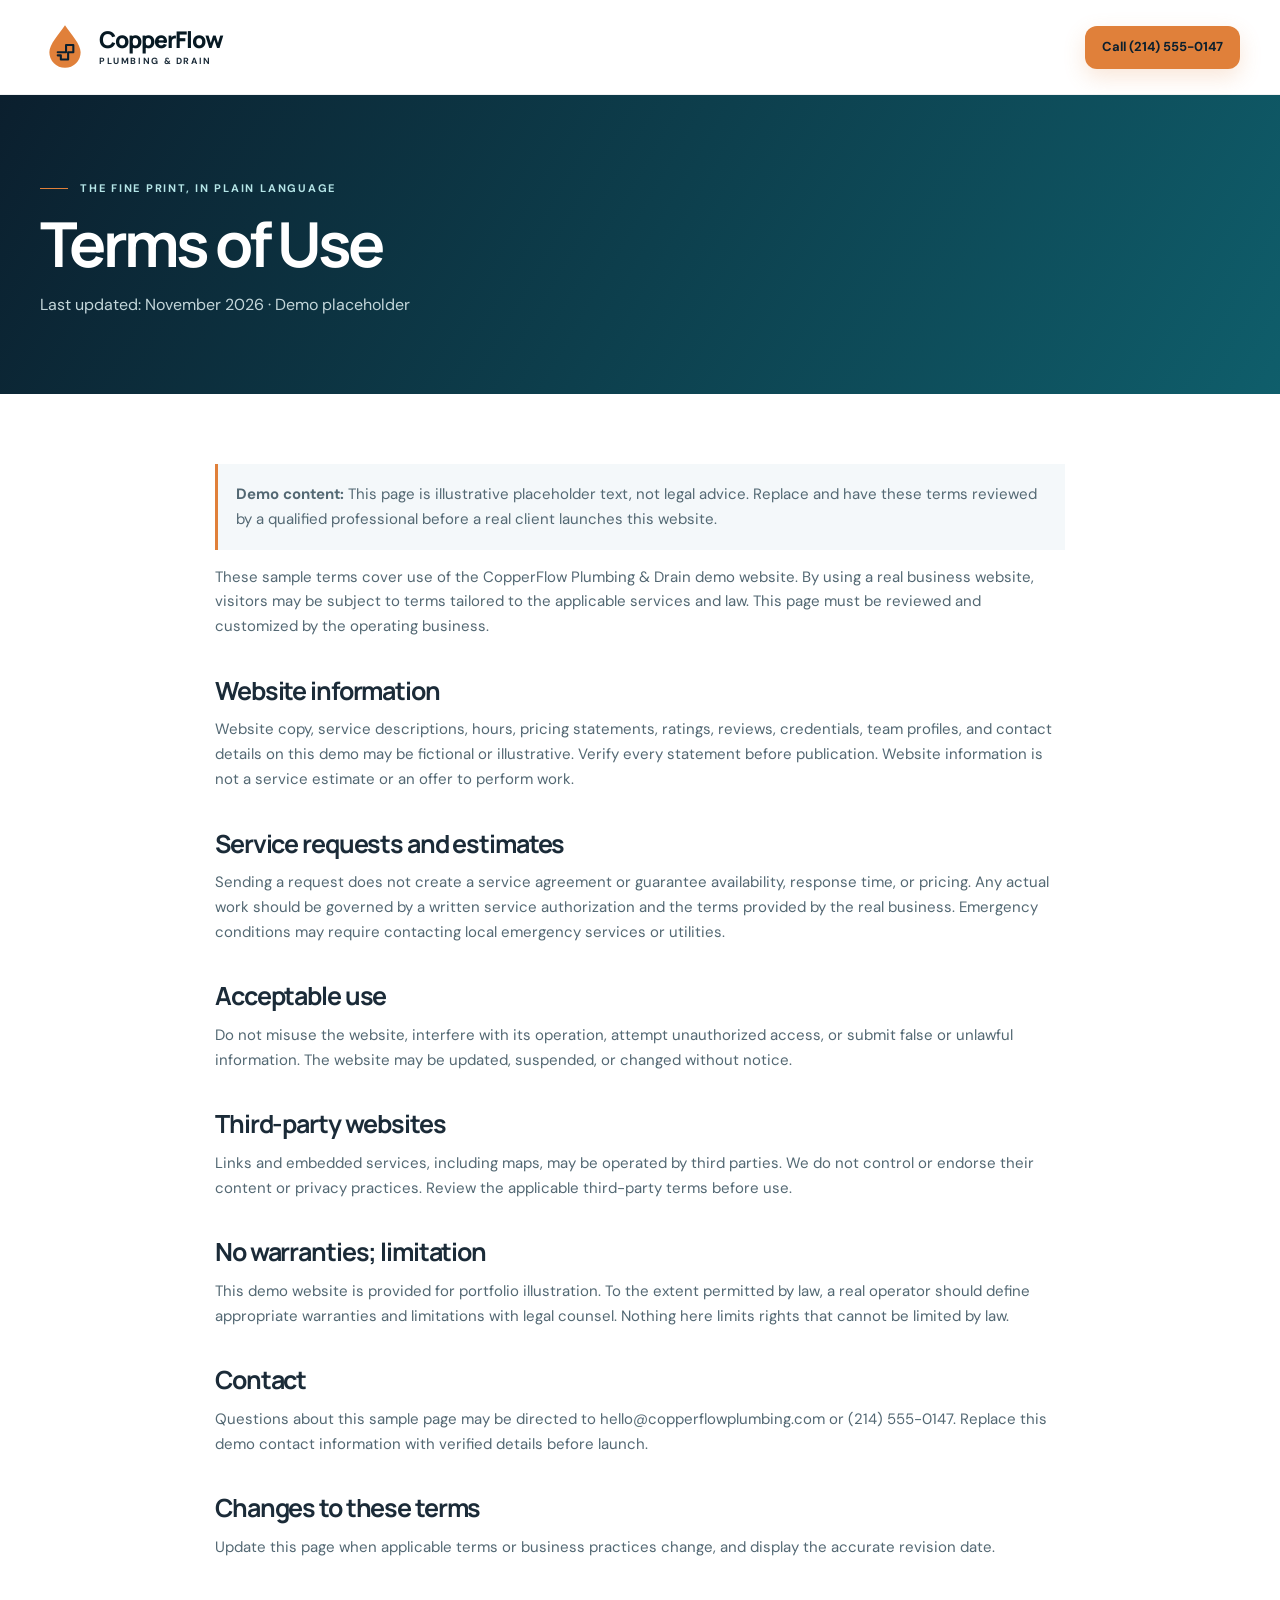
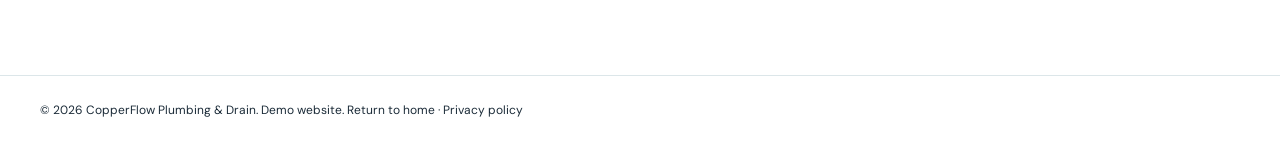
<file: terms.html>
<!doctype html>
<html lang="en">
<head>
  <meta charset="utf-8">
  <meta name="viewport" content="width=device-width, initial-scale=1">
  <meta name="theme-color" content="#0B1F2E">
  <meta name="robots" content="noindex,follow">
  <title>Terms of Use | CopperFlow Plumbing &amp; Drain</title>
  <meta name="description" content="Demo terms of use for CopperFlow Plumbing & Drain. Replace and review this placeholder with a qualified professional before launch.">
  <link rel="icon" href="assets/img/favicon.svg" type="image/svg+xml">
  <link rel="preconnect" href="https://fonts.googleapis.com">
  <link rel="preconnect" href="https://fonts.gstatic.com" crossorigin>
  <link href="https://fonts.googleapis.com/css2?family=DM+Sans:wght@400;500;600;700&family=Manrope:wght@400;500;600;700;800&display=swap" rel="stylesheet" media="print" onload="this.media='all'">
  <noscript><link href="https://fonts.googleapis.com/css2?family=DM+Sans:wght@400;500;600;700&family=Manrope:wght@400;500;600;700;800&display=swap" rel="stylesheet"></noscript>
  <link rel="stylesheet" href="css/styles.css">
  <style>.legal-hero{padding:84px 0 60px;color:#fff;background:linear-gradient(120deg,var(--ink-navy),var(--deep-teal))}.legal-hero h1{max-width:800px;margin:12px 0;font-size:clamp(38px,6vw,62px);letter-spacing:-.06em}.legal-hero p{color:#c3d6da}.legal-content{max-width:850px;padding:70px 0 100px}.legal-content h2{margin:38px 0 12px;font-size:25px}.legal-content p,.legal-content li{color:#536873;font-size:15px}.legal-notice{padding:18px;border-left:3px solid var(--copper);background:var(--cloud)}.legal-footer{padding:25px 0;border-top:1px solid var(--line);font-size:12px}</style>
</head>
<body>
  <a class="skip-link" href="#main">Skip to content</a>
  <header class="site-header"><div class="container header-inner"><a class="brand" href="index.html"><img class="brand-mark" src="assets/img/favicon.svg" alt="" width="39" height="39"><span><strong>CopperFlow</strong><small>PLUMBING &amp; DRAIN</small></span></a><a class="button button-copper button-small" href="tel:+12145550147">Call (214) 555-0147</a></div></header>
  <main id="main" tabindex="-1">
    <section class="legal-hero"><div class="container"><div class="eyebrow eyebrow-light"><span class="eyebrow-line"></span> The fine print, in plain language</div><h1>Terms of Use</h1><p>Last updated: November 2026 · Demo placeholder</p></div></section>
    <article class="container legal-content">
      <p class="legal-notice"><strong>Demo content:</strong> This page is illustrative placeholder text, not legal advice. Replace and have these terms reviewed by a qualified professional before a real client launches this website.</p>
      <p>These sample terms cover use of the CopperFlow Plumbing &amp; Drain demo website. By using a real business website, visitors may be subject to terms tailored to the applicable services and law. This page must be reviewed and customized by the operating business.</p>
      <h2>Website information</h2><p>Website copy, service descriptions, hours, pricing statements, ratings, reviews, credentials, team profiles, and contact details on this demo may be fictional or illustrative. Verify every statement before publication. Website information is not a service estimate or an offer to perform work.</p>
      <h2>Service requests and estimates</h2><p>Sending a request does not create a service agreement or guarantee availability, response time, or pricing. Any actual work should be governed by a written service authorization and the terms provided by the real business. Emergency conditions may require contacting local emergency services or utilities.</p>
      <h2>Acceptable use</h2><p>Do not misuse the website, interfere with its operation, attempt unauthorized access, or submit false or unlawful information. The website may be updated, suspended, or changed without notice.</p>
      <h2>Third-party websites</h2><p>Links and embedded services, including maps, may be operated by third parties. We do not control or endorse their content or privacy practices. Review the applicable third-party terms before use.</p>
      <h2>No warranties; limitation</h2><p>This demo website is provided for portfolio illustration. To the extent permitted by law, a real operator should define appropriate warranties and limitations with legal counsel. Nothing here limits rights that cannot be limited by law.</p>
      <h2>Contact</h2><p>Questions about this sample page may be directed to hello@copperflowplumbing.com or (214) 555-0147. Replace this demo contact information with verified details before launch.</p>
      <h2>Changes to these terms</h2><p>Update this page when applicable terms or business practices change, and display the accurate revision date.</p>
    </article>
  </main>
  <footer class="legal-footer"><div class="container">© 2026 CopperFlow Plumbing &amp; Drain. Demo website. <a href="index.html">Return to home</a> · <a href="privacy-policy.html">Privacy policy</a></div></footer>
</body>
</html>
</file>
<file: css/styles.css>
/* Design system */
:root {
  --ink-navy: #0B1F2E;
  --deep-teal: #0F5E6B;
  --aqua: #3FD0D4;
  --copper: #E0803A;
  --cloud: #F4F8FA;
  --slate: #1B2B38;
  --muted: #526570;
  --line: #DCE6E9;
  --white: #fff;
  --focus-ring: #0F5E6B;
  --control-border: #71858E;
  --muted-on-dark: #C0CFD4;
  --font-heading: "Manrope", "Montserrat", sans-serif;
  --font-body: "DM Sans", "Inter", sans-serif;
  --container: 1200px;
  --radius: 14px;
  --shadow: 0 20px 60px rgba(11, 31, 46, .10);
  --mascot-delay: 1.2s;
  --wave-duration: 1.8s;
  --point-duration: .45s;
}
*, *::before, *::after { box-sizing: border-box; }
html { overflow-x: clip; scroll-behavior: smooth; scroll-padding-top: 96px; }
body { margin: 0; color: var(--slate); font-family: var(--font-body); font-size: 16px; line-height: 1.65; -webkit-font-smoothing: antialiased; }
body.menu-open { overflow: hidden; }
img, svg { display: block; max-width: 100%; }
a { color: inherit; text-decoration: none; }
button, input, select, textarea { font: inherit; }
button, a { -webkit-tap-highlight-color: transparent; }
::selection { color: var(--ink-navy); background: var(--aqua); }
.container { width: min(var(--container), calc(100% - 48px)); margin-inline: auto; }
.section-pad { padding: 104px 0; }
.skip-link { position: fixed; z-index: 1000; top: 10px; left: 10px; padding: 12px 18px; transform: translateY(-160%); color: var(--ink-navy); background: var(--white); border-radius: 8px; }
.skip-link:focus { transform: translateY(0); }
:focus-visible { outline: 3px solid var(--focus-ring); outline-offset: 4px; }
.hero :focus-visible, .why-section :focus-visible, .emergency-strip :focus-visible,
.reviews :focus-visible, .faq :focus-visible, .contact-info :focus-visible, .site-footer :focus-visible {
  outline-color: var(--aqua);
}

/* Shared typography and buttons */
.eyebrow { display: flex; align-items: center; gap: 12px; color: var(--deep-teal); font-size: 11px; font-weight: 700; letter-spacing: .16em; text-transform: uppercase; }
.eyebrow-light { color: #B5E5E7; }
.eyebrow-line { display: inline-block; width: 28px; height: 1px; background: var(--copper); }
h1, h2, h3, p { margin-top: 0; }
h1, h2, h3 { font-family: var(--font-heading); line-height: 1.14; }
h2 { margin-bottom: 20px; font-size: clamp(32px, 4vw, 48px); font-weight: 700; letter-spacing: -.045em; }
h2 em, h1 em { color: var(--deep-teal); font-style: normal; }
.button { position: relative; display: inline-flex; min-height: 52px; align-items: center; justify-content: center; gap: 10px; padding: 0 22px; overflow: hidden; border: 1px solid transparent; border-radius: 12px; font-size: 14px; font-weight: 700; transition: transform .22s ease, box-shadow .22s ease, background .22s ease; }
.button:hover { transform: translateY(-2px); }
.button svg { width: 19px; height: 19px; fill: none; stroke: currentColor; stroke-width: 1.8; stroke-linecap: round; stroke-linejoin: round; }
.button::after { content: ""; position: absolute; top: -40%; left: 0; width: 40%; height: 180%; transform: translateX(-220%) rotate(18deg); background: linear-gradient(90deg, transparent, rgba(255,255,255,.36), transparent); transition: transform .5s ease; }
.button:hover::after { transform: translateX(550%) rotate(18deg); }
.button-copper { color: var(--ink-navy); background: var(--copper); box-shadow: 0 8px 22px rgba(224, 128, 58, .2); }
.button-copper:hover { background: #F19A56; box-shadow: 0 10px 30px rgba(224, 128, 58, .35); }
.button-outline { border-color: var(--control-border); color: var(--ink-navy); background: transparent; }
.button-outline:hover { border-color: var(--deep-teal); background: rgba(15,94,107,.05); }
.button-glass { border-color: rgba(255,255,255,.38); color: var(--white); background: rgba(255,255,255,.07); backdrop-filter: blur(8px); }
.button-glass:hover { background: rgba(255,255,255,.14); }
.button-small { min-height: 43px; padding: 0 16px; font-size: 13px; }
.section-heading { max-width: 670px; margin: 0 auto 52px; text-align: center; }
.section-heading .eyebrow { justify-content: center; }
.section-heading h2 { margin: 16px 0; }
.section-heading p { max-width: 560px; margin: auto; color: var(--muted); }
.text-link { display: inline-flex; align-items: center; gap: 10px; color: var(--deep-teal); font-weight: 700; }
.text-link span, .service-card a span { transition: transform .2s ease; }
.text-link:hover span, .service-card a:hover span { transform: translateX(4px); }
.demo-note { margin: 17px 0 0; color: var(--muted); font-size: 11px; text-align: center; }

/* Utility bar and responsive header */
.utility-bar { color: #E8F1F3; background: var(--ink-navy); font-size: 14px; font-weight: 700; }
.utility-inner { min-height: 43px; display: flex; align-items: center; justify-content: space-between; }
.utility-inner p { margin: 0; font-weight: 700; }
.utility-inner a { display: inline-flex; align-items: center; gap: 8px; color: #fff; font-size: 14px; font-weight: 700; }
.utility-inner svg { width: 15px; fill: none; stroke: var(--aqua); stroke-width: 1.8; stroke-linecap: round; stroke-linejoin: round; }
.status-dot, .pulse-dot { display: inline-block; width: 7px; height: 7px; margin-right: 7px; border-radius: 50%; background: var(--aqua); box-shadow: 0 0 0 4px rgba(63,208,212,.12); }
.utility-separator { margin: 0 8px; color: #9BB0B9; }
.site-header { position: sticky; z-index: 100; top: 0; background: rgba(255,255,255,.97); border-bottom: 1px solid rgba(11,31,46,.06); transition: background .25s ease, box-shadow .25s ease; }
.site-header.is-scrolled { background: rgba(255,255,255,.88); box-shadow: 0 8px 28px rgba(11,31,46,.09); backdrop-filter: blur(14px); }
.header-inner { position: relative; min-height: 94px; display: flex; align-items: center; justify-content: space-between; gap: 24px; transition: min-height .25s ease; }
.is-scrolled .header-inner { min-height: 80px; }
.header-inner .brand-mark { width: 50px; height: 50px; fill: var(--copper); }
.header-inner .brand strong { color: #071923; font-size: 23px; }
.header-inner .brand small { color: #1B2B38; font-size: 9px; }
.brand { display: inline-flex; flex: 0 0 auto; align-items: center; gap: 9px; color: var(--ink-navy); }
.brand-mark { width: 39px; height: 39px; fill: var(--copper); }
.brand-pipe { fill: none; stroke: var(--ink-navy); stroke-width: 2; stroke-linecap: round; stroke-linejoin: round; }
.brand span { display: grid; line-height: 1.1; }
.brand strong { font-family: var(--font-heading); font-size: 18px; font-weight: 800; letter-spacing: -.045em; }
.brand small { margin-top: 4px; font-size: 8px; font-weight: 700; letter-spacing: .18em; }
.primary-nav { display: flex; align-items: center; gap: clamp(11px, 1.4vw, 20px); }
.primary-nav > a { color: #243641; font-size: 15px; font-weight: 700; transition: color .2s; }
.primary-nav > a:hover { color: var(--deep-teal); }
.header-actions { display: flex; gap: 10px; }
.header-actions .button-small { min-height: 48px; padding-inline: 18px; font-size: 14px; }
.menu-toggle, .mobile-nav-actions { display: none; }
.menu-backdrop { display: none; }

/* Header mascot placement and animated greeting phases */
.mascot-helper { position: absolute; z-index: 101; right: 182px; bottom: -20px; width: 72px; height: 82px; pointer-events: none; }
.mascot-helper[hidden] { display: none; }
.mascot-figure { position: absolute; right: 4px; bottom: 0; width: 64px; height: 82px; overflow: visible; pointer-events: none; }
#mascot-head { transform-box: fill-box; transform-origin: 50% 90%; }
#mascot-eyes { transform-box: fill-box; transform-origin: 50% 50%; }
#mascot-eyes .mascot-eyelid { transform-box: fill-box; transform-origin: 50% 0%; transform: scaleY(0); }
#mascot-arm-left-wrench { transform-box: fill-box; transform-origin: 85% 4%; }
#mascot-arm-right { transform-box: fill-box; transform-origin: 16% 8%; }
#mascot-forearm-right { transform-box: fill-box; transform-origin: 21% 5%; }
#mascot-legs { transform-box: fill-box; transform-origin: 44% 0%; }
.mascot-wrench { transform-box: fill-box; transform-origin: 50% 5%; }
.mascot-hit-area { position: absolute; z-index: 1; top: 5px; left: 6px; width: 58px; height: 70px; pointer-events: auto; cursor: pointer; }
.mascot-bubble { position: absolute; z-index: 3; top: calc(100% + 7px); left: 50%; width: max-content; max-width: 210px; padding: 9px 13px; border: 2px solid var(--copper); border-radius: 12px; color: var(--ink-navy); background: var(--cloud); box-shadow: 0 8px 25px rgba(11,31,46,.18); font-size: 12px; font-weight: 700; line-height: 1.4; text-align: center; opacity: 0; visibility: hidden; transform: translate(-50%, 7px); transition: opacity .25s ease, transform .25s ease, visibility .25s; pointer-events: auto; }
.mascot-bubble::before { position: absolute; top: -8px; left: calc(50% - 6px); width: 11px; height: 11px; border-top: 2px solid var(--copper); border-left: 2px solid var(--copper); background: var(--cloud); content: ""; transform: rotate(45deg); }
.mascot-helper.is-bubble-visible .mascot-bubble { opacity: 1; visibility: visible; transform: translate(-50%, 0); }
.mascot-helper.is-bubble-fading .mascot-bubble { opacity: 0; visibility: hidden; transform: translate(-50%, 7px); }
.mascot-close { position: absolute; z-index: 4; top: -5px; right: -1px; display: grid; width: 22px; height: 22px; padding: 0; place-items: center; border: 1px solid rgba(11,31,46,.2); border-radius: 50%; color: var(--ink-navy); background: var(--cloud); font-size: 16px; line-height: 1; pointer-events: auto; cursor: pointer; }
.mascot-close:focus-visible { outline-offset: 2px; }
.mascot-call-ring { position: absolute; z-index: 2; inset: -6px; border: 2px solid var(--copper); border-radius: inherit; opacity: 0; pointer-events: none; }
.header-call-button, .mobile-call-bar { overflow: visible; }
.header-call-button::after { clip-path: inset(0 round 12px); }
.mascot-call-pulse .mascot-call-ring { animation: mascot-call-pulse 1.1s ease-out infinite; }
.mascot-helper.is-entering .mascot-figure { animation: mascot-pop .55s cubic-bezier(.2,.8,.25,1.25) var(--mascot-delay) both; }
.mascot-helper.is-replay.is-entering .mascot-figure { animation-delay: 0s; }
.mascot-helper.is-waving #mascot-arm-right { animation: mascot-wave var(--wave-duration) ease-in-out 1; }
.mascot-helper.is-waving #mascot-forearm-right { animation: mascot-forearm-wave .6s ease-in-out 3; }
.mascot-helper.is-pointing #mascot-arm-right { animation: mascot-point var(--point-duration) cubic-bezier(.2,.8,.2,1) forwards; }
.mascot-helper.is-pointing #mascot-forearm-right { animation: mascot-forearm-point var(--point-duration) ease-out forwards; }
.mascot-helper.is-relaxing #mascot-arm-right { animation: mascot-relax .5s ease-out forwards; }
.mascot-helper.is-idle #mascot-legs { animation: mascot-leg-swing 2.8s ease-in-out infinite alternate; }
.mascot-helper.is-idle .mascot-wrench { animation: mascot-wrench-tap 8.5s ease-in-out infinite; }
.mascot-helper.is-idle .mascot-eyelid { animation: mascot-idle-blink 4.8s ease-in-out infinite; }
.mascot-helper.is-blinking .mascot-eyelid { animation: mascot-blink .18s ease-in-out; }
@keyframes mascot-pop { from { opacity: 0; transform: translateY(28px) scale(.72); } to { opacity: 1; transform: translateY(0) scale(1); } }
@keyframes mascot-wave { 0%,100% { transform: rotate(0); } 18%,52%,86% { transform: rotate(-35deg); } 35%,69% { transform: rotate(18deg); } }
@keyframes mascot-forearm-wave { 0%,100% { transform: rotate(0); } 50% { transform: rotate(18deg); } }
@keyframes mascot-point { from { transform: rotate(0); } to { transform: rotate(var(--mascot-point-angle, -55deg)); } }
@keyframes mascot-forearm-point { from { transform: rotate(0); } to { transform: rotate(-12deg); } }
@keyframes mascot-relax { from { transform: rotate(var(--mascot-point-angle, -55deg)); } to { transform: rotate(0); } }
@keyframes mascot-leg-swing { from { transform: rotate(-4deg); } to { transform: rotate(5deg); } }
@keyframes mascot-wrench-tap { 50% { transform: rotate(12deg); } }
@keyframes mascot-idle-blink { 0%,94%,100% { transform: scaleY(0); } 96%,98% { transform: scaleY(1); } }
@keyframes mascot-blink { 0%,100% { transform: scaleY(0); } 50% { transform: scaleY(1); } }
@keyframes mascot-call-pulse { 15% { opacity: .8; transform: scale(.94); } to { opacity: 0; transform: scale(1.3); } }

/* Hero */
.hero { position: relative; min-height: 660px; min-height: min(760px, calc(100svh - 119px)); display: flex; align-items: center; overflow: hidden; color: #fff; background: var(--ink-navy) url("../assets/img/hero-poster.svg") center/cover no-repeat; }
.hero-video, .hero-overlay { position: absolute; inset: 0; width: 100%; height: 100%; }
.hero-video { object-fit: cover; }
.hero-overlay { background: linear-gradient(90deg, rgba(6,23,35,.82) 0%, rgba(7,31,44,.62) 45%, rgba(8,38,51,.28) 100%), linear-gradient(0deg, rgba(4,21,32,.2), transparent 50%); }
.hero-layout { position: relative; z-index: 2; display: flex; align-items: center; justify-content: space-between; padding: 80px 0 112px; }
.hero-copy { max-width: 710px; }
.hero h1 { max-width: 720px; margin: 19px 0 20px; font-size: clamp(45px, 6vw, 76px); font-weight: 700; letter-spacing: -.065em; line-height: 1.04; }
.hero h1 em { color: var(--aqua); }
.hero-copy > p { max-width: 510px; margin-bottom: 28px; color: rgba(238,247,249,.78); font-size: 17px; }
.hero-buttons { display: flex; flex-wrap: wrap; gap: 12px; }
.hero-buttons .button { min-height: 56px; padding-inline: 21px; }
.hero-trust { display: flex; flex-wrap: wrap; gap: 22px; margin-top: 31px; color: rgba(241,248,249,.84); font-size: 12px; }
.hero-trust span { display: flex; align-items: center; gap: 7px; }
.hero-trust svg { width: 17px; height: 17px; padding: 3px; border: 1px solid rgba(63,208,212,.45); border-radius: 50%; fill: none; stroke: var(--aqua); stroke-width: 2; }
.hero-orb { position: absolute; z-index: 1; width: 9px; height: 9px; border-radius: 50%; background: rgba(63,208,212,.5); filter: blur(1px); animation: bubble 7s ease-in-out infinite; }
.orb-one { left: 53%; top: 25%; }.orb-two { left: 72%; top: 70%; width: 6px; height: 6px; animation-delay: -2s; }.orb-three { left: 84%; top: 39%; width: 12px; height: 12px; opacity: .5; animation-delay: -4s; }
@keyframes bubble { 50% { opacity: .2; transform: translate3d(8px,-28px,0) scale(.8); } }
.hero-bottom-note { position: absolute; z-index: 3; bottom: 55px; left: max(24px, calc((100% - var(--container))/2)); display: flex; align-items: center; gap: 9px; color: rgba(255,255,255,.58); font-size: 10px; letter-spacing: .12em; text-transform: uppercase; }
.hero-motion-toggle { position: absolute; z-index: 4; right: max(12px, calc((100% - var(--container))/2 - 59px)); bottom: 37px; min-height: 44px; padding: 8px 12px; border: 1px solid rgba(255,255,255,.75); border-radius: 30px; color: white; background: rgba(11,31,46,.92); font-size: 11px; cursor: pointer; }
.hero-motion-toggle:hover { background: var(--deep-teal); }
.scroll-cue { width: 18px; height: 28px; border: 1px solid rgba(255,255,255,.45); border-radius: 12px; }
.scroll-cue::after { content: ""; display: block; width: 2px; height: 5px; margin: 5px auto; border-radius: 2px; background: var(--aqua); animation: scroll-tick 1.2s ease infinite; }
@keyframes scroll-tick { to { transform: translateY(8px); opacity: 0; } }
.wave-divider { position: absolute; z-index: 2; right: 0; bottom: -1px; left: 0; width: 100%; height: 85px; }
.wave-back { fill: rgba(244,248,250,.45); animation: wave-shift 8s ease-in-out infinite alternate; }
.wave-front { fill: #fff; animation: wave-shift 10s ease-in-out infinite alternate-reverse; }
@keyframes wave-shift { to { transform: translateX(1.5%); } }

/* Trust metrics */
.trust-section { padding-top: 46px; padding-bottom: 50px; overflow: hidden; background: #fff; }
.stats-grid { display: grid; grid-template-columns: repeat(4, 1fr); padding-bottom: 39px; border-bottom: 1px solid var(--line); }
.stat { display: grid; justify-items: center; gap: 2px; border-right: 1px solid var(--line); }
.stat:last-child { border: 0; }
.stat strong { color: var(--ink-navy); font-family: var(--font-heading); font-size: clamp(30px, 3.4vw, 43px); letter-spacing: -.06em; line-height: 1.2; }
.stat strong > span + span { color: var(--deep-teal); }
.stat small { color: var(--muted); font-size: 12px; }
.credential-marquee { width: 100%; margin-top: 29px; overflow: hidden; mask-image: linear-gradient(90deg,transparent,#000 4%,#000 96%,transparent); }
.marquee-track { display: flex; width: max-content; align-items: center; gap: 56px; animation: marquee 34s linear infinite; }
.marquee-repeat { display: flex; flex: 0 0 auto; gap: 56px; padding-left: 56px; }
.credential-marquee.is-paused .marquee-track { animation-play-state: paused; }
.marquee-toggle { display: block; min-height: 44px; margin: 10px auto 0; padding: 8px 14px; border: 1px solid var(--control-border); border-radius: 30px; color: var(--ink-navy); background: white; font-size: 11px; font-weight: 700; cursor: pointer; }
.marquee-toggle:hover { color: white; background: var(--deep-teal); }
.credential { display: flex; align-items: center; gap: 11px; color: var(--ink-navy); font-size: 14px; font-weight: 800; letter-spacing: .07em; white-space: nowrap; }
.credential svg { width: 32px; height: 32px; fill: none; stroke: var(--deep-teal); stroke-width: 2.2; stroke-linecap: round; stroke-linejoin: round; }
.credential-stars { color: #98500F; font-size: 19px; font-weight: 900; letter-spacing: .05em; }
.credential-ang { display: grid; width: 32px; height: 32px; place-items: center; border: 2px solid #D9E3E6; border-radius: 50%; color: var(--deep-teal); font-size: 14px; font-weight: 900; }
@keyframes marquee { to { transform: translateX(-50%); } }

/* Emergency strip */
.emergency-strip { color: #fff; background: linear-gradient(110deg, var(--ink-navy), #123E4A); }
.emergency-inner { min-height: 148px; display: flex; align-items: center; justify-content: space-between; gap: 24px; }
.emergency-label { color: var(--aqua); font-size: 10px; font-weight: 700; letter-spacing: .16em; }
.pulse-dot { position: relative; width: 8px; height: 8px; background: var(--copper); box-shadow: none; }
.pulse-dot::after { position: absolute; inset: -4px; border: 1px solid var(--copper); border-radius: 50%; content: ""; animation: pulse 1.6s ease infinite; }
@keyframes pulse { 50% { opacity: 0; transform: scale(1.7); } }
.emergency-inner h2 { margin: 7px 0 0; font-size: clamp(26px, 3vw, 37px); }
.emergency-inner h2 em { color: var(--aqua); }
.emergency-button { isolation: isolate; }
.emergency-button::before { position: absolute; z-index: -1; inset: -4px; border: 1px solid rgba(224,128,58,.85); border-radius: inherit; content: ""; animation: cta-pulse 2.8s ease-out infinite; }
@keyframes cta-pulse { 70%, 100% { opacity: 0; transform: scale(1.08); } }

/* Services */
.services { background: var(--cloud); }
.services-grid { display: grid; grid-template-columns: repeat(4, 1fr); gap: 16px; }
.service-card { position: relative; display: flex; min-height: 390px; flex-direction: column; padding: 0; overflow: hidden; border: 1px solid #E3ECEF; border-radius: var(--radius); background: #fff; box-shadow: 0 4px 16px rgba(11,31,46,.025); transition: transform .25s ease, box-shadow .25s ease; }
.service-number { position: absolute; z-index: 2; top: 15px; right: 17px; color: #fff; font-family: var(--font-heading); font-size: 11px; font-weight: 800; letter-spacing: .08em; text-shadow: 0 1px 5px rgba(11,31,46,.65); }
.service-card:hover { transform: translateY(-4px); box-shadow: 0 15px 32px rgba(11,31,46,.12), 0 0 0 3px color-mix(in srgb, var(--copper) 22%, transparent); }
.service-media { position: relative; }
.service-image-wrap { position: relative; width: 100%; aspect-ratio: 3 / 2; overflow: hidden; border-radius: var(--radius) var(--radius) 0 0; background: linear-gradient(135deg, var(--ink-navy), var(--deep-teal)); }
.service-image-wrap::after { position: absolute; inset: 45% 0 0; background: linear-gradient(0deg, rgba(11,31,46,.72), transparent); content: ""; pointer-events: none; }
.service-image-wrap img { width: 100%; height: 100%; object-fit: cover; transition: transform .35s ease; }
.service-card:hover .service-image-wrap img { transform: scale(1.06); }
.service-icon { position: absolute; z-index: 1; bottom: -20px; left: 17px; display: grid; width: 44px; height: 44px; margin: 0; place-items: center; border: 3px solid #fff; border-radius: 50%; color: var(--ink-navy); background: var(--copper); }
.service-icon svg { width: 25px; fill: none; stroke: currentColor; stroke-width: 1.65; stroke-linecap: round; stroke-linejoin: round; }
.service-card-content { display: flex; flex: 1; flex-direction: column; padding: 29px 20px 20px; }
.service-card h3 { margin-bottom: 9px; font-size: 16px; letter-spacing: -.02em; }
.service-card p { min-height: 59px; margin-bottom: 15px; color: var(--muted); font-size: 12px; line-height: 1.6; }
.service-card a { display: inline-flex; align-items: center; gap: 8px; margin-top: auto; color: var(--deep-teal); font-size: 12px; font-weight: 700; }

/* Why us */
.why-section { position: relative; overflow: hidden; color: white; background: linear-gradient(120deg, var(--ink-navy), #0E4550); }
.why-section::after { position: absolute; top: -200px; right: -200px; width: 550px; height: 550px; border: 1px solid rgba(63,208,212,.1); border-radius: 50%; content: ""; box-shadow: 0 0 0 60px rgba(63,208,212,.025), 0 0 0 120px rgba(63,208,212,.02); }
.why-layout { position: relative; z-index: 1; display: grid; grid-template-columns: 1.05fr .95fr; align-items: center; gap: 90px; }
.why-content h2 { margin: 17px 0 16px; }
.why-content h2 em { color: var(--aqua); }
.why-intro { max-width: 570px; margin-bottom: 29px; color: rgba(240,248,249,.78); font-size: 14px; }
.feature-list { display: grid; grid-template-columns: 1fr 1fr; gap: 19px 20px; }
.feature { display: flex; align-items: flex-start; gap: 11px; }
.feature-check { display: grid; flex: 0 0 auto; width: 22px; height: 22px; place-items: center; border: 1px solid rgba(63,208,212,.4); border-radius: 50%; color: var(--aqua); font-size: 11px; }
.feature h3 { margin: 0 0 4px; font-family: var(--font-body); font-size: 12px; font-weight: 700; }
.feature p { margin: 0; color: rgba(240,248,249,.78); font-size: 10px; line-height: 1.5; }
.why-visual { position: relative; max-width: 470px; margin-inline: auto; }
.why-image-wrap { width: 100%; height: 540px; overflow: hidden; border-radius: 180px 180px 20px 20px; background: linear-gradient(135deg, var(--ink-navy), var(--deep-teal)); box-shadow: 0 16px 38px rgba(0,0,0,.2); }
.why-image-wrap img { width: 100%; height: 100%; object-fit: cover; border: 1px solid rgba(255,255,255,.18); border-radius: inherit; }
.why-image-badge { position: absolute; z-index: 2; top: 112px; right: 20px; padding: 9px 13px; border-radius: 999px; color: var(--ink-navy); background: var(--copper); box-shadow: 0 8px 18px rgba(11,31,46,.2); font-size: 10px; font-weight: 800; }
.image-caption { position: absolute; right: 22px; bottom: 23px; left: 22px; display: flex; align-items: center; gap: 12px; padding: 14px; border: 1px solid rgba(255,255,255,.25); border-radius: 13px; background: rgba(11,31,46,.92); }
.caption-icon { display: grid; width: 38px; height: 38px; place-items: center; border-radius: 10px; color: var(--ink-navy); background: var(--copper); font-size: 21px; }
.image-caption strong, .image-caption small { display: block; }
.image-caption strong { font-size: 11px; }
.image-caption small { color: var(--muted-on-dark); font-size: 10px; }
.experience-stamp { position: absolute; top: 66px; left: -38px; display: grid; width: 116px; height: 116px; align-content: center; justify-items: center; border: 5px solid var(--ink-navy); border-radius: 50%; color: var(--ink-navy); background: var(--copper); text-align: center; }
.experience-stamp strong { font-family: var(--font-heading); font-size: 35px; line-height: 1; }
.experience-stamp strong span { font-size: 21px; }
.experience-stamp small { font-size: 9px; font-weight: 700; line-height: 1.3; }

/* Process */
.process { overflow: hidden; background: white; }
.process-track { position: relative; padding-top: 18px; }
.pipe-line { position: absolute; top: 25px; left: 0; width: 100%; height: 60px; overflow: visible; }
.pipe-base, .pipe-progress { fill: none; stroke-width: 3; stroke-linecap: round; }
.pipe-base { stroke: #9BAAB0; }
.pipe-progress { stroke: #A85D22; transform: scaleX(0); transform-origin: left center; transition: transform 1.5s cubic-bezier(.22,.61,.36,1); }
.process-track.is-active .pipe-progress { transform: scaleX(1); }
.steps-grid { position: relative; display: grid; grid-template-columns: repeat(4, 1fr); gap: 26px; }
.step { position: relative; padding-top: 58px; }
.step-number { position: absolute; top: 4px; left: 0; color: var(--muted); font-size: 10px; font-weight: 700; letter-spacing: .12em; }
.step-icon { position: absolute; top: 0; left: 40px; display: grid; width: 52px; height: 52px; place-items: center; border: 4px solid white; border-radius: 50%; color: var(--deep-teal); background: #E8F4F4; box-shadow: 0 0 0 1px #DCE8E9; }
.step-icon svg { width: 25px; fill: none; stroke: currentColor; stroke-width: 1.5; stroke-linecap: round; stroke-linejoin: round; }
.step h3 { margin: 17px 0 9px; font-size: 17px; }
.step p { max-width: 230px; margin: 0; color: var(--muted); font-size: 12px; }

/* Before and after */
.gallery-section { background: var(--cloud); }
.gallery-layout { display: grid; grid-template-columns: .75fr 1.25fr; align-items: center; gap: 80px; }
.gallery-copy h2 { margin: 17px 0; }
.gallery-copy > p { color: var(--muted); font-size: 14px; }
.gallery-caption { display: flex; align-items: center; gap: 10px; margin-top: 25px; color: var(--deep-teal); font-size: 12px; font-weight: 700; }
.gallery-caption-mark { display: grid; width: 35px; height: 35px; place-items: center; border: 1px solid #BBD7D9; border-radius: 50%; font-size: 17px; }
.compare { position: relative; overflow: hidden; border-radius: 18px; box-shadow: var(--shadow); aspect-ratio: 900 / 620; background: #d3dedf; }
.compare > img, .compare-before-wrap, .compare-before-wrap img { position: absolute; inset: 0; width: 100%; height: 100%; object-fit: cover; }
.compare-before-wrap { width: 50%; overflow: hidden; border-right: 2px solid white; }
.compare-before-wrap img { width: 200%; max-width: none; }
.compare-label { position: absolute; z-index: 2; top: 16px; padding: 5px 10px; border-radius: 4px; color: white; background: rgba(11,31,46,.92); font-size: 9px; font-weight: 700; letter-spacing: .1em; }
.label-before { left: 16px; }.label-after { right: 16px; }
.compare-handle { position: absolute; z-index: 3; top: 50%; left: 50%; display: grid; width: 42px; height: 42px; place-items: center; transform: translate(-50%,-50%); border: 3px solid white; border-radius: 50%; color: var(--ink-navy); background: var(--copper); font-size: 16px; pointer-events: none; }
.compare-range { position: absolute; z-index: 4; inset: 0; width: 100%; height: 100%; margin: 0; opacity: 0; cursor: ew-resize; }
.compare:focus-within { outline: 3px solid var(--focus-ring); outline-offset: 4px; }
.image-demo-disclaimer { position: absolute; right: 10px; bottom: 8px; z-index: 2; margin: 0; padding: 4px 7px; border-radius: 4px; color: white; background: rgba(11,31,46,.9); font-size: 9px; }

/* Testimonials */
.reviews { position: relative; overflow: hidden; color: white; background: radial-gradient(ellipse at 87% 8%, rgba(63,208,212,.11), transparent 34%), linear-gradient(130deg, #0B1F2E, #103943); }
.reviews .eyebrow { color: #B5E5E7; }
.reviews h2 { color: white; }
.reviews h2 em { color: var(--aqua); }
.review-heading { display: flex; align-items: flex-end; justify-content: space-between; gap: 30px; margin-bottom: 36px; }
.review-heading h2 { margin: 14px 0 0; }
.rating-summary { display: flex; align-items: center; gap: 12px; padding: 13px 18px; border: 1px solid rgba(255,255,255,.26); border-radius: 12px; background: rgba(255,255,255,.06); }
.google-g { color: #4285F4; font-family: Arial,sans-serif; font-size: 29px; font-weight: 700; }
.rating-stars { color: #98500F; font-size: 15px; letter-spacing: .12em; }
.rating-summary .rating-stars { color: #FFD28E; }
.rating-summary strong { display: inline-block; margin-right: 7px; color: white; font-size: 14px; }
.rating-summary strong small { color: #C0CFD4; font-size: 10px; font-weight: 400; }
.rating-summary div > span { color: #C0CFD4; font-size: 10px; }
.review-window { overflow: hidden; }
.review-track { display: flex; gap: 16px; transition: transform .5s cubic-bezier(.22,.61,.36,1); }
.review-card { position: relative; flex: 0 0 calc((100% - 32px) / 3); min-height: 244px; display: flex; flex-direction: column; padding: 27px 24px 24px; overflow: hidden; border: 1px solid #E5ECEE; border-radius: 15px; background: linear-gradient(145deg,#fff,#F6F9FA); box-shadow: 0 12px 30px rgba(0,0,0,.12); }
.review-card::before { position: absolute; top: 0; right: 0; left: 0; height: 4px; background: linear-gradient(90deg,var(--copper),var(--aqua)); content: ""; }
.review-card blockquote { flex: 1; margin: 18px 0 20px; color: #344852; font-family: var(--font-heading); font-size: 14px; font-weight: 600; line-height: 1.65; }
.review-author { display: flex; align-items: center; gap: 10px; padding-top: 14px; border-top: 1px solid #EEF2F3; }
.review-avatar { display: grid; width: 37px; height: 37px; place-items: center; border-radius: 50%; color: #815027; background: #F7E5D2; font-size: 10px; font-weight: 700; }
.avatar-aqua { color: #0A6470; background: #DDF3F2; }.avatar-blue { color: #385C82; background: #E1EAF5; }.avatar-gold { color: #805A10; background: #F5EDCF; }.avatar-rose { color: #8B4F59; background: #F4E2E4; }
.review-author strong, .review-author small { display: block; line-height: 1.5; }
.review-author strong { font-size: 11px; }.review-author small { color: var(--muted); font-size: 10px; }
.verified-badge { margin-left: auto; color: var(--deep-teal); font-size: 9px; font-weight: 700; }
.carousel-controls { display: flex; align-items: center; justify-content: space-between; margin-top: 22px; }
.carousel-position { color: white; font-size: 12px; font-weight: 700; }
.carousel-controls > div { display: flex; gap: 8px; }
.carousel-button { display: grid; width: 44px; height: 44px; place-items: center; border: 1px solid #B7C7CC; border-radius: 50%; color: var(--ink-navy); background: white; cursor: pointer; transition: color .2s, background .2s; }
.carousel-button:hover { color: white; background: var(--deep-teal); }
.carousel-button:disabled { color: #526570; background: #D7E0E3; cursor: not-allowed; }
.reviews .demo-note { color: var(--muted-on-dark); }

/* Pricing strip */
.promise-strip { padding: 37px 0; color: white; background: linear-gradient(100deg, #0E5E68, #0D4852); }
.promise-grid { display: grid; grid-template-columns: repeat(4,1fr); }
.promise-grid > div { display: grid; grid-template-columns: 44px auto; grid-template-rows: auto auto; align-items: center; border-right: 1px solid rgba(255,255,255,.15); padding: 0 24px; }
.promise-grid > div:first-child { padding-left: 0; }.promise-grid > div:last-child { border: 0; }
.promise-icon { grid-row: span 2; display: grid; width: 34px; height: 34px; place-items: center; border: 1px solid rgba(63,208,212,.4); border-radius: 50%; color: var(--aqua); font-size: 19px; }
.promise-grid strong { font-family: var(--font-heading); font-size: 13px; }.promise-grid small { color: var(--muted-on-dark); font-size: 10px; }

/* Areas */
.areas { background: var(--cloud); }
.areas-layout { display: grid; grid-template-columns: .9fr 1.1fr; align-items: center; gap: 80px; }
.areas-copy h2 { margin: 17px 0; }.areas-copy > p { max-width: 470px; margin-bottom: 23px; color: var(--muted); font-size: 14px; }
.area-pills { display: flex; flex-wrap: wrap; gap: 9px; margin-bottom: 24px; }
.area-pills span { padding: 7px 13px; border: 1px solid #D8E5E7; border-radius: 30px; color: #34505B; background: white; font-size: 11px; font-weight: 600; }
.map-frame { position: relative; height: 390px; overflow: hidden; border: 8px solid white; border-radius: 18px; box-shadow: var(--shadow); background: #DBE8E8; }
.map-frame iframe { width: 100%; height: 100%; border: 0; filter: saturate(.72); }
.map-tag { position: absolute; bottom: 16px; left: 16px; display: flex; align-items: center; gap: 10px; padding: 11px 15px; border-radius: 10px; background: white; box-shadow: 0 8px 22px rgba(11,31,46,.14); }
.map-pin { display: grid; width: 32px; height: 32px; place-items: center; border-radius: 50%; color: var(--ink-navy); background: var(--copper); font-size: 20px; }
.map-tag strong, .map-tag small { display: block; line-height: 1.4; }.map-tag strong { font-size: 11px; }.map-tag small { color: var(--muted); font-size: 9px; }

/* About and team */
.about { background: white; }
.about-layout { display: grid; grid-template-columns: .95fr 1.05fr; align-items: center; gap: 80px; }
.about-image { position: relative; aspect-ratio: 3 / 2; border-radius: 20px; background: linear-gradient(135deg, var(--ink-navy), var(--deep-teal)); }
.about-image::before { position: absolute; z-index: 0; top: -12px; left: -12px; width: 42%; height: 42%; border-radius: 20px; background: var(--copper); content: ""; opacity: .2; }
.about-image > img { position: relative; z-index: 1; width: 100%; height: 100%; object-fit: cover; border: 1px solid var(--copper); border-radius: 20px; }
.about-image-badge { position: absolute; z-index: 2; right: -20px; bottom: 24px; display: grid; min-width: 130px; padding: 16px; border-radius: 13px; color: var(--ink-navy); background: var(--copper); box-shadow: 0 14px 28px rgba(11,31,46,.15); }
.about-image-badge span { font-size: 9px; font-weight: 700; letter-spacing: .17em; }.about-image-badge strong { font-family: var(--font-heading); font-size: 17px; line-height: 1.2; }
.about-copy h2 { margin: 17px 0; }.about-copy > p { color: var(--muted); font-size: 13px; }
.license-note { display: flex; align-items: center; gap: 12px; margin: 23px 0; padding: 14px; border: 1px solid #DDE8E9; border-radius: 12px; background: var(--cloud); }
.license-note svg { flex: 0 0 auto; width: 29px; fill: none; stroke: var(--deep-teal); stroke-width: 1.5; stroke-linecap: round; stroke-linejoin: round; }
.license-note strong, .license-note small { display: block; }.license-note strong { font-size: 11px; }.license-note small { color: var(--muted); font-size: 10px; }
.team-cards { display: grid; grid-template-columns: repeat(3,1fr); gap: 14px; }
.team-cards article { display: grid; justify-items: center; gap: 4px; text-align: center; }
.team-card-photo { width: 70px; height: 70px; margin-bottom: 4px; overflow: hidden; border: 3px solid white; border-radius: 12px; background: linear-gradient(135deg, var(--ink-navy), var(--deep-teal)); box-shadow: 0 0 0 1px #DDE7E8; }
.team-card-photo img { width: 100%; height: 100%; object-fit: cover; object-position: center top; }
.team-cards h3 { margin: 0; font-size: 11px; }.team-cards small { color: var(--muted); font-size: 9px; }
.about-copy .demo-note { text-align: left; }

/* FAQ */
.faq { color: white; background: linear-gradient(125deg, var(--ink-navy), #0D404A); }
.faq-layout { display: grid; grid-template-columns: .75fr 1.25fr; gap: 90px; }
.faq-heading h2 { margin: 17px 0; }.faq-heading h2 em { color: var(--aqua); }
.faq-heading p { max-width: 300px; margin-bottom: 24px; color: rgba(255,255,255,.78); font-size: 13px; }
.faq-heading .button { font-size: 12px; }
.faq-item { border-bottom: 1px solid rgba(255,255,255,.15); }
.faq-item:first-child { border-top: 1px solid rgba(255,255,255,.15); }
.faq-item h3 { margin: 0; }
.faq-question { display: flex; width: 100%; min-height: 67px; align-items: center; justify-content: space-between; gap: 20px; padding: 10px 0; border: 0; color: white; background: transparent; text-align: left; font-family: var(--font-heading); font-size: 14px; font-weight: 600; cursor: pointer; }
.faq-question > span { position: relative; flex: 0 0 23px; width: 23px; height: 23px; border: 1px solid var(--aqua); border-radius: 50%; }
.faq-question > span::before, .faq-question > span::after { position: absolute; top: 10px; left: 6px; width: 9px; height: 1px; background: var(--aqua); content: ""; transition: transform .2s; }
.faq-question > span::after { transform: rotate(90deg); }
.faq-question[aria-expanded="true"] > span::after { transform: rotate(0); }
.faq-answer { overflow: hidden; transition: height .22s ease; }
.faq-answer p { max-width: 650px; margin: -2px 40px 20px 0; color: rgba(255,255,255,.68); font-size: 12px; }

/* Contact */
.contact { background: var(--cloud); }
.contact-layout { display: grid; grid-template-columns: 1.15fr .85fr; gap: 30px; align-items: start; }
.contact-form-wrap { padding: 34px; border: 1px solid #E1EAEC; border-radius: 18px; background: white; box-shadow: 0 10px 35px rgba(11,31,46,.045); }
.form-grid { display: grid; grid-template-columns: 1fr 1fr; gap: 19px 16px; }
.form-full { grid-column: 1 / -1; }
.form-field label { display: block; margin-bottom: 6px; color: #334953; font-size: 11px; font-weight: 700; }
.form-field label > span, .consent-label > span > span { color: #BB4E2C; }
.form-field input:not([type=checkbox]), .form-field select, .form-field textarea { width: 100%; min-height: 46px; padding: 10px 12px; border: 1px solid var(--control-border); border-radius: 8px; outline: 0; color: var(--slate); background: white; font-size: 12px; transition: border-color .2s, box-shadow .2s; }
.form-field textarea { min-height: 95px; resize: vertical; }
.form-field input:focus, .form-field select:focus, .form-field textarea:focus { border-color: var(--deep-teal); box-shadow: 0 0 0 3px rgba(15,94,107,.1); }
.form-field [aria-invalid="true"] { border-color: #B84032 !important; }
.field-error { display: block; min-height: 0; color: #A63128; font-size: 10px; }
.field-error:not(:empty) { min-height: 16px; padding-top: 3px; }
.consent-label { display: flex !important; align-items: flex-start; gap: 9px; margin: 0 !important; color: var(--muted) !important; font-size: 10px !important; font-weight: 400 !important; }
.consent-label input { width: 16px; height: 16px; margin: 1px 0 0; accent-color: var(--deep-teal); }
.honeypot { position: absolute !important; left: -10000px !important; width: 1px; height: 1px; overflow: hidden; }
.submit-button { min-width: 220px; margin-top: 11px; border: 0; cursor: pointer; }
.submit-button:disabled { opacity: .7; cursor: wait; }
.form-privacy { margin: 11px 0 0; color: var(--muted); font-size: 10px; }
.form-status { min-height: 24px; margin-top: 10px; color: var(--deep-teal); font-size: 12px; font-weight: 600; }
.form-status.is-error { color: #A63128; }
.contact-info { padding: 28px; border-radius: 18px; color: white; background: linear-gradient(140deg, var(--ink-navy), #0E4E59); }
.contact-info-heading { display: flex; align-items: center; gap: 15px; padding-bottom: 20px; border-bottom: 1px solid rgba(255,255,255,.15); }
.contact-icon { display: grid; width: 52px; height: 52px; place-items: center; border-radius: 14px; color: var(--ink-navy); background: var(--copper); }
.contact-icon svg { width: 30px; fill: none; stroke: currentColor; stroke-width: 1.5; stroke-linecap: round; stroke-linejoin: round; }
.contact-info-heading > div > span { color: var(--aqua); font-size: 9px; font-weight: 700; letter-spacing: .14em; }
.contact-info-heading h3 { margin: 3px 0 0; font-size: 22px; }
.contact-detail { display: flex; align-items: center; gap: 13px; padding: 15px 0; border-bottom: 1px solid rgba(255,255,255,.12); }
.detail-icon { display: grid; flex: 0 0 auto; width: 34px; height: 34px; place-items: center; border: 1px solid rgba(63,208,212,.33); border-radius: 50%; color: var(--aqua); font-size: 16px; }
.contact-detail small, .contact-detail strong { display: block; line-height: 1.45; }.contact-detail small { color: rgba(255,255,255,.78); font-size: 9px; }.contact-detail strong { font-size: 12px; }
.hours-card { display: grid; gap: 9px; padding: 17px 0; border-bottom: 1px solid rgba(255,255,255,.12); }
.hours-card > strong { margin-bottom: 2px; font-family: var(--font-heading); font-size: 12px; }
.hours-card > div { display: flex; justify-content: space-between; gap: 10px; color: rgba(255,255,255,.78); font-size: 10px; }.hours-card b { color: white; font-size: 10px; }
.contact-call-card { display: flex; align-items: center; justify-content: space-between; margin-top: 16px; padding: 14px 16px; border-radius: 10px; color: var(--ink-navy); background: var(--copper); }
.contact-call-card > span { font-size: 10px; font-weight: 600; }.contact-call-card strong { font-family: var(--font-heading); font-size: 14px; }

/* Footer and mobile call action */
.site-footer { color: rgba(255,255,255,.7); background: #081923; }
.footer-main { display: grid; grid-template-columns: 1.35fr .8fr .9fr 1.15fr; gap: 50px; padding-top: 61px; padding-bottom: 48px; }
.brand-light { color: white; }.brand-light .brand-mark { fill: var(--copper); }.brand-light .brand-pipe { stroke: var(--ink-navy); }
.footer-brand > p { margin: 18px 0; color: rgba(255,255,255,.65); font-size: 12px; }
.footer-license { color: rgba(255,255,255,.68); font-size: 9px; line-height: 1.8; }
.footer-column { display: flex; flex-direction: column; align-items: flex-start; gap: 9px; }
.footer-column h2 { margin: 4px 0 8px; color: white; font-size: 13px; letter-spacing: 0; }
.footer-column > a { font-size: 11px; transition: color .2s; }.footer-column > a:hover, .footer-bottom a:hover { color: var(--aqua); }
.footer-contact p { margin: 0; font-size: 11px; }.social-links { display: flex; gap: 8px; margin-top: 8px; }
.social-links a { display: grid; width: 30px; height: 30px; place-items: center; border: 1px solid rgba(255,255,255,.2); border-radius: 50%; color: white; font-size: 12px; font-weight: 700; }
.footer-bottom { min-height: 62px; display: flex; align-items: center; justify-content: space-between; gap: 20px; border-top: 1px solid rgba(255,255,255,.12); font-size: 10px; }
.footer-bottom > div { display: flex; gap: 20px; }.back-top { color: var(--aqua); }
.mobile-call-bar { display: none; }

/* Scroll reveal */
.js-ready .reveal { opacity: 0; transform: translateY(22px); transition: opacity .65s ease, transform .65s cubic-bezier(.2,.7,.2,1); }
.js-ready .reveal.is-visible { opacity: 1; transform: translateY(0); }
.stagger .reveal:nth-child(2) { transition-delay: .08s; }.stagger .reveal:nth-child(3) { transition-delay: .16s; }.stagger .reveal:nth-child(4) { transition-delay: .24s; }
.stagger .reveal:nth-child(5) { transition-delay: .08s; }.stagger .reveal:nth-child(6) { transition-delay: .16s; }.stagger .reveal:nth-child(7) { transition-delay: .24s; }.stagger .reveal:nth-child(8) { transition-delay: .32s; }

/* Responsive layout */
@media (max-width: 1100px) {
  .primary-nav { gap: 9px; }.primary-nav > a { font-size: 13px; }.header-actions { gap: 6px; }.header-actions .button-small { min-height: 46px; padding-inline: 12px; font-size: 12px; }
  .mascot-helper { width: 68px; height: 74px; bottom: -20px; }.mascot-figure { right: 4px; width: 60px; height: 74px; }.mascot-hit-area { width: 60px; height: 70px; }
  .why-layout, .gallery-layout, .areas-layout, .about-layout { gap: 48px; }.footer-main { gap: 28px; }
}
@media (max-width: 900px) {
  .container { width: min(var(--container), calc(100% - 40px)); }
  .primary-nav { position: fixed; z-index: 110; top: 0; right: 0; bottom: 0; display: flex; visibility: hidden; width: min(360px, 86vw); align-items: stretch; flex-direction: column; gap: 0; padding: 105px 28px 30px; background: white; box-shadow: -20px 0 50px rgba(11,31,46,.15); transform: translateX(110%); transition: transform .3s ease; }
  .primary-nav.is-open { visibility: visible; transform: translateX(0); }.primary-nav > a { padding: 15px 0; border-bottom: 1px solid #E8EEF0; font-size: 17px; font-weight: 700; }
  .menu-backdrop { position: fixed; z-index: 105; inset: 0; display: block; visibility: hidden; opacity: 0; background: rgba(5,20,29,.48); transition: opacity .25s ease, visibility .25s ease; }
  body.menu-open .menu-backdrop { visibility: visible; opacity: 1; }
  .menu-toggle { position: relative; z-index: 120; display: grid; width: 44px; height: 44px; align-content: center; justify-items: center; gap: 5px; border: 1px solid var(--control-border); border-radius: 10px; background: white; cursor: pointer; }
  .menu-toggle span { display: block; width: 19px; height: 2px; border-radius: 3px; background: var(--ink-navy); transition: transform .2s, opacity .2s; }
  .menu-toggle[aria-expanded="true"] span:first-child { transform: translateY(7px) rotate(45deg); }.menu-toggle[aria-expanded="true"] span:nth-child(2) { opacity: 0; }.menu-toggle[aria-expanded="true"] span:last-child { transform: translateY(-7px) rotate(-45deg); }
  .header-actions { display: none; }.mobile-nav-actions { display: grid; gap: 10px; margin-top: 25px; }
  .hero { min-height: 650px; }
  .services-grid { grid-template-columns: repeat(2,1fr); }.why-layout { grid-template-columns: 1fr  .75fr; gap: 35px; }.why-image-wrap { height: 490px; }.feature-list { gap: 15px 10px; }
  .gallery-layout, .areas-layout, .about-layout { grid-template-columns: 1fr 1fr; gap: 35px; }.faq-layout { gap: 45px; }.contact-layout { grid-template-columns: 1fr .8fr; gap: 18px; }.contact-form-wrap { padding: 25px; }
  .review-card { flex-basis: calc((100% - 16px) / 2); }.footer-main { grid-template-columns: 1.2fr 1fr 1fr; }.footer-contact { grid-column: 2 / 4; }
}
@media (max-width: 640px) {
  html { scroll-padding-top: 75px; }.container { width: calc(100% - 40px); }.section-pad { padding: 74px 0; }
  .utility-inner { min-height: 34px; font-size: 11px; }.utility-inner p { font-size: 10px; }.utility-separator { margin: 0 4px; }.utility-inner a { font-size: 11px; }
  .utility-inner { min-height: 38px; gap: 8px; }.utility-inner p { font-size: 10px; white-space: nowrap; }.utility-inner a { flex-shrink: 0; font-size: 11px; white-space: nowrap; }
  .header-inner, .is-scrolled .header-inner { min-height: 78px; }.header-inner .brand-mark { width: 46px; height: 46px; }.header-inner .brand strong { font-size: 20px; }.header-inner .brand small { font-size: 8px; }.menu-toggle { width: 44px; height: 44px; }
  .mascot-helper { width: 48px; height: 56px; bottom: -15px; }.mascot-figure { right: 2px; width: 42px; height: 54px; }.mascot-hit-area { top: 4px; left: 2px; width: 42px; height: 52px; }.mascot-close { top: -4px; right: -2px; width: 19px; height: 19px; font-size: 14px; }.mascot-bubble { max-width: min(210px, calc(100vw - 32px)); font-size: 11px; }
  .hero { min-height: 690px; min-height: max(650px, calc(100svh - 102px)); background-position: 58% center; }.hero-video { display: none; }.hero-overlay { background: linear-gradient(90deg,rgba(6,23,35,.86),rgba(7,31,44,.72)), linear-gradient(0deg,rgba(4,21,32,.28),transparent); }
  .hero-layout { display: block; padding: 76px 0 115px; }.hero-copy { max-width: 100%; }.hero h1 { margin: 18px 0; font-size: clamp(43px, 12vw, 60px); }.hero-copy > p { font-size: 15px; }.hero-buttons { display: grid; grid-template-columns: 1fr; }.hero-buttons .button { min-height: 52px; }.hero-trust { gap: 11px 15px; font-size: 10px; }.hero-bottom-note { bottom: 52px; font-size: 9px; }.hero-motion-toggle { right: max(12px, env(safe-area-inset-right)); bottom: max(12px, env(safe-area-inset-bottom)); min-height: 42px; font-size: 10px; }.wave-divider { height: 55px; }
  .trust-section { padding: 29px 0 34px; }.stats-grid { grid-template-columns: 1fr 1fr; row-gap: 22px; padding-bottom: 25px; }.stat:nth-child(2) { border-right: 0; }.stat strong { font-size: 33px; }.stat small { font-size: 10px; }.marquee-track { gap: 32px; }.marquee-repeat { gap: 32px; padding-left: 32px; }.credential { gap: 8px; font-size: 12px; letter-spacing: .05em; }.credential svg { width: 28px; height: 28px; }.credential-stars { font-size: 17px; }.credential-ang { width: 28px; height: 28px; font-size: 12px; }
  .emergency-inner { min-height: 190px; align-items: flex-start; flex-direction: column; justify-content: center; gap: 15px; padding-block: 26px; }.emergency-inner h2 { font-size: 28px; }.emergency-button { min-height: 48px; }
  .section-heading { margin-bottom: 35px; }.section-heading h2 { font-size: 34px; }.section-heading p { font-size: 13px; }
  .services-grid { grid-template-columns: 1fr; gap: 14px; }.service-card { min-height: 0; }.service-card-content { padding: 29px 18px 20px; }.service-icon { width: 42px; height: 42px; }.service-icon svg { width: 25px; }.service-card h3 { font-size: 14px; }.service-card p { min-height: 0; font-size: 11px; }.service-card a { font-size: 11px; }
  .why-layout { grid-template-columns: 1fr; gap: 34px; }.why-content h2 { font-size: 34px; }.why-intro { font-size: 13px; }.feature-list { grid-template-columns: 1fr 1fr; gap: 17px 12px; }.feature h3 { font-size: 11px; }.feature p { font-size: 9px; }.why-visual { width: 88%; }.why-image-wrap { height: 400px; }.experience-stamp { top: 45px; left: -26px; width: 95px; height: 95px; }.experience-stamp strong { font-size: 29px; }
  .pipe-line { display: none; }
  .process-track::before, .process-track::after { position: absolute; z-index: 0; top: 18px; bottom: 24px; left: 47px; width: 2px; content: ""; transform: scaleY(0); transform-origin: top; transition: transform 1.5s cubic-bezier(.22,.61,.36,1); }
  .process-track::before { background: #E5ECEE; transform: scaleY(1); }
  .process-track::after { background: var(--copper); }
  .process-track.is-active::after { transform: scaleY(1); }
  .steps-grid { grid-template-columns: 1fr; gap: 22px; padding-left: 59px; }.step { min-height: 95px; padding-top: 7px; }.step-number { top: 10px; left: -58px; }.step-icon { top: 0; left: -34px; width: 44px; height: 44px; }.step-icon svg { width: 22px; }.step h3 { margin: 0 0 7px; font-size: 15px; }.step p { max-width: 290px; font-size: 11px; }
  .gallery-layout, .areas-layout, .about-layout { grid-template-columns: 1fr; gap: 30px; }.gallery-copy h2, .areas-copy h2, .about-copy h2 { font-size: 34px; }.gallery-copy > p, .areas-copy > p { font-size: 13px; }.compare { border-radius: 12px; }.gallery-caption { margin-top: 17px; }
  .review-heading { align-items: flex-start; flex-direction: column; gap: 18px; }.review-heading h2 { font-size: 34px; }.rating-summary { padding: 9px 13px; }.review-card { flex-basis: 100%; min-height: 232px; padding: 20px; }.review-card blockquote { font-size: 14px; }
  .promise-strip { padding: 26px 0; }.promise-grid { grid-template-columns: 1fr 1fr; gap: 19px 5px; }.promise-grid > div { grid-template-columns: 39px auto; padding: 0 8px; border: 0; }.promise-grid > div:first-child { padding-left: 8px; }.promise-icon { width: 30px; height: 30px; }.promise-grid strong { font-size: 11px; }.promise-grid small { font-size: 9px; }
  .map-frame { height: 310px; border-width: 5px; }.about-image { width: calc(100% - 15px); }.about-image-badge { right: -15px; }.team-cards { gap: 7px; }
  .faq-layout { grid-template-columns: 1fr; gap: 35px; }.faq-heading h2 { font-size: 36px; }.faq-heading p { max-width: 400px; }.faq-question { min-height: 63px; font-size: 12px; }.faq-answer p { font-size: 11px; }
  .contact-layout { grid-template-columns: 1fr; }.contact-form-wrap { padding: 22px 17px; }.form-grid { gap: 14px 10px; }.form-field label { font-size: 10px; }.form-field input:not([type=checkbox]), .form-field select, .form-field textarea { padding: 9px; font-size: 11px; }.submit-button { width: 100%; }.contact-info { padding: 23px; }
  .footer-main { grid-template-columns: 1fr 1fr; gap: 32px 18px; padding: 45px 0 35px; }.footer-brand { grid-column: 1 / -1; }.footer-contact { grid-column: auto; }.footer-bottom { min-height: 90px; align-content: center; flex-wrap: wrap; gap: 8px 15px; padding: 14px 0; font-size: 9px; }.footer-bottom > div { gap: 12px; }.back-top { margin-left: auto; }
  .mobile-call-bar { position: fixed; z-index: 99; right: 12px; bottom: max(12px, env(safe-area-inset-bottom)); left: 12px; display: flex; min-height: 52px; align-items: center; justify-content: center; gap: 9px; border-radius: 13px; color: var(--ink-navy); background: var(--copper); box-shadow: 0 8px 28px rgba(11,31,46,.25); font-size: 14px; font-weight: 700; }.mobile-call-bar svg { width: 18px; fill: none; stroke: currentColor; stroke-width: 1.8; stroke-linecap: round; stroke-linejoin: round; }
  .mobile-call-bar { transition: transform .25s ease; }
  .contact-visible .mobile-call-bar { transform: translateY(calc(100% + 24px)); pointer-events: none; }
  body { padding-bottom: 76px; }
}
@media (max-width: 380px) {
  .container { width: calc(100% - 32px); }.utility-inner p { font-size: 9px; }.utility-inner a { font-size: 10px; }.hero-trust { gap: 9px; }.hero-trust span { font-size: 9px; }
  .service-card { padding: 16px 12px; }.service-card h3 { font-size: 13px; }.service-card p { font-size: 10px; }
}
@media (prefers-reduced-motion: reduce) {
  *, *::before, *::after { scroll-behavior: auto !important; animation-duration: .01ms !important; animation-iteration-count: 1 !important; transition-duration: .01ms !important; }
  .service-card:hover { transform: none; }
  .service-card:hover .service-image-wrap img { transform: none; }
  .mascot-helper.is-entering .mascot-figure { animation: none; opacity: 1; transform: none; }
  .hero-video { display: none !important; }
  .hero-motion-toggle { display: none !important; }
  .js-ready .reveal { opacity: 1 !important; transform: none !important; }
  .marquee-track { animation: none; }
  .marquee-toggle { display: none; }
  .process-track::after { transform: scaleY(1) !important; }
  .pipe-progress { transform: scaleX(1) !important; }
}
.motion-paused *, .motion-paused *::before, .motion-paused *::after { animation-play-state: paused !important; transition: none !important; scroll-behavior: auto !important; }
</file>
